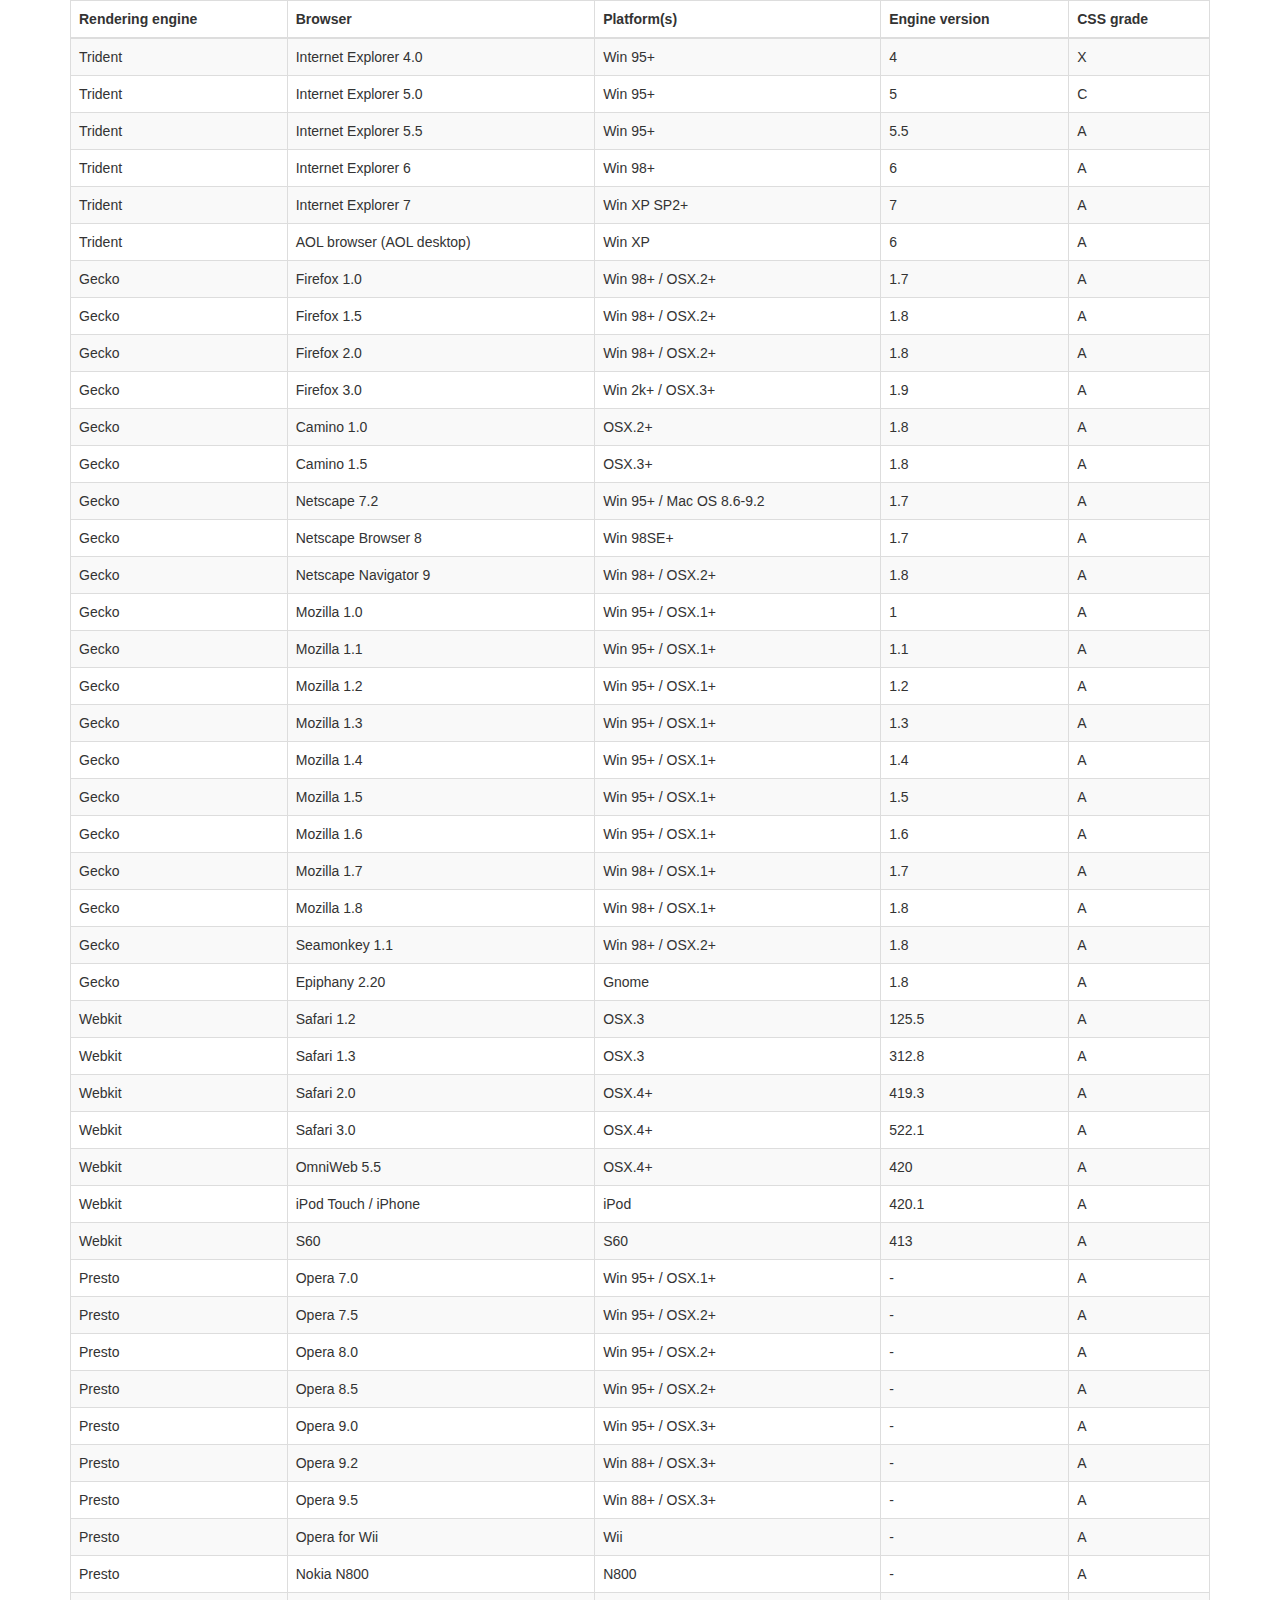
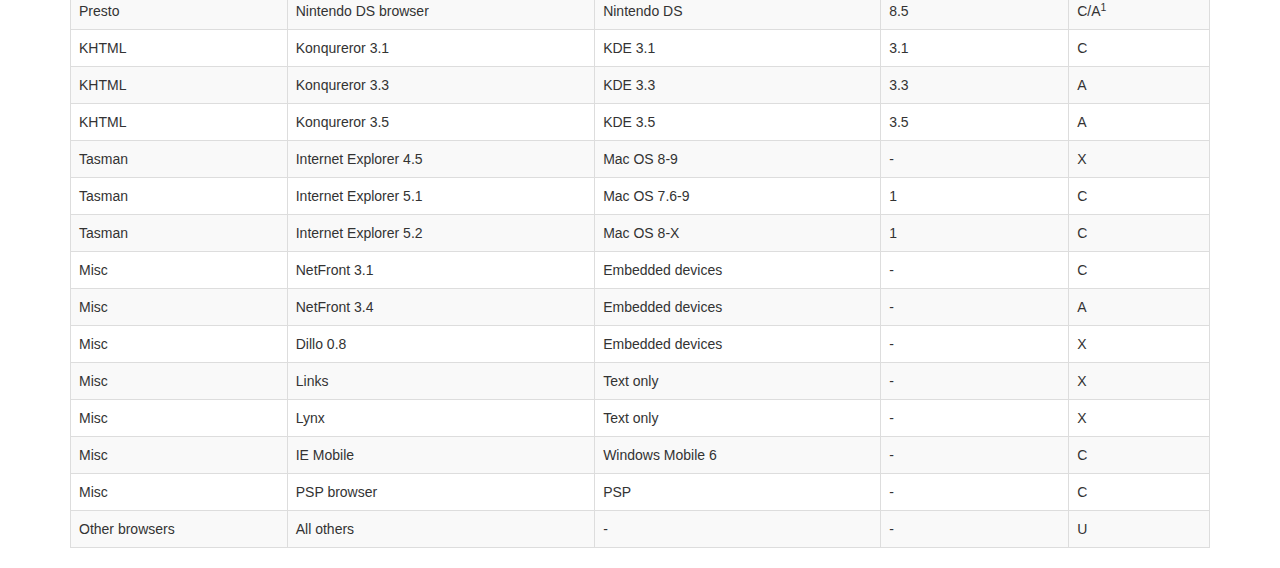
<file: src/main/resources/static/vendor/datatables-plugins/index.html>
<!DOCTYPE HTML PUBLIC "-//W3C//DTD HTML 4.01//EN" "http://www.w3.org/TR/html4/strict.dtd">
<html>
	<head>
		<meta http-equiv="content-type" content="text/html; charset=utf-8" />
		
		<title>DataTables Bootstrap 3 example</title>

		<link rel="stylesheet" type="text/css" href="//maxcdn.bootstrapcdn.com/bootstrap/3.3.0/css/bootstrap.min.css">
		<link rel="stylesheet" type="text/css" href="dataTables.bootstrap.css">

		<script type="text/javascript" language="javascript" src="//code.jquery.com/jquery-1.11.1.min.js"></script>
		<script type="text/javascript" language="javascript" src="//cdn.datatables.net/1.10.3/js/jquery.dataTables.min.js"></script>
		<script type="text/javascript" language="javascript" src="dataTables.bootstrap.js"></script>
		<script type="text/javascript" charset="utf-8">
			$(document).ready(function() {
				$('#example').dataTable();
			} );
		</script>
	</head>
	<body>
		<div class="container">
			
<table cellpadding="0" cellspacing="0" border="0" class="table table-striped table-bordered" id="example">
	<thead>
		<tr>
			<th>Rendering engine</th>
			<th>Browser</th>
			<th>Platform(s)</th>
			<th>Engine version</th>
			<th>CSS grade</th>
		</tr>
	</thead>
	<tbody>
		<tr class="odd gradeX">
			<td>Trident</td>
			<td>Internet
				 Explorer 4.0</td>
			<td>Win 95+</td>
			<td class="center"> 4</td>
			<td class="center">X</td>
		</tr>
		<tr class="even gradeC">
			<td>Trident</td>
			<td>Internet
				 Explorer 5.0</td>
			<td>Win 95+</td>
			<td class="center">5</td>
			<td class="center">C</td>
		</tr>
		<tr class="odd gradeA">
			<td>Trident</td>
			<td>Internet
				 Explorer 5.5</td>
			<td>Win 95+</td>
			<td class="center">5.5</td>
			<td class="center">A</td>
		</tr>
		<tr class="even gradeA">
			<td>Trident</td>
			<td>Internet
				 Explorer 6</td>
			<td>Win 98+</td>
			<td class="center">6</td>
			<td class="center">A</td>
		</tr>
		<tr class="odd gradeA">
			<td>Trident</td>
			<td>Internet Explorer 7</td>
			<td>Win XP SP2+</td>
			<td class="center">7</td>
			<td class="center">A</td>
		</tr>
		<tr class="even gradeA">
			<td>Trident</td>
			<td>AOL browser (AOL desktop)</td>
			<td>Win XP</td>
			<td class="center">6</td>
			<td class="center">A</td>
		</tr>
		<tr class="gradeA">
			<td>Gecko</td>
			<td>Firefox 1.0</td>
			<td>Win 98+ / OSX.2+</td>
			<td class="center">1.7</td>
			<td class="center">A</td>
		</tr>
		<tr class="gradeA">
			<td>Gecko</td>
			<td>Firefox 1.5</td>
			<td>Win 98+ / OSX.2+</td>
			<td class="center">1.8</td>
			<td class="center">A</td>
		</tr>
		<tr class="gradeA">
			<td>Gecko</td>
			<td>Firefox 2.0</td>
			<td>Win 98+ / OSX.2+</td>
			<td class="center">1.8</td>
			<td class="center">A</td>
		</tr>
		<tr class="gradeA">
			<td>Gecko</td>
			<td>Firefox 3.0</td>
			<td>Win 2k+ / OSX.3+</td>
			<td class="center">1.9</td>
			<td class="center">A</td>
		</tr>
		<tr class="gradeA">
			<td>Gecko</td>
			<td>Camino 1.0</td>
			<td>OSX.2+</td>
			<td class="center">1.8</td>
			<td class="center">A</td>
		</tr>
		<tr class="gradeA">
			<td>Gecko</td>
			<td>Camino 1.5</td>
			<td>OSX.3+</td>
			<td class="center">1.8</td>
			<td class="center">A</td>
		</tr>
		<tr class="gradeA">
			<td>Gecko</td>
			<td>Netscape 7.2</td>
			<td>Win 95+ / Mac OS 8.6-9.2</td>
			<td class="center">1.7</td>
			<td class="center">A</td>
		</tr>
		<tr class="gradeA">
			<td>Gecko</td>
			<td>Netscape Browser 8</td>
			<td>Win 98SE+</td>
			<td class="center">1.7</td>
			<td class="center">A</td>
		</tr>
		<tr class="gradeA">
			<td>Gecko</td>
			<td>Netscape Navigator 9</td>
			<td>Win 98+ / OSX.2+</td>
			<td class="center">1.8</td>
			<td class="center">A</td>
		</tr>
		<tr class="gradeA">
			<td>Gecko</td>
			<td>Mozilla 1.0</td>
			<td>Win 95+ / OSX.1+</td>
			<td class="center">1</td>
			<td class="center">A</td>
		</tr>
		<tr class="gradeA">
			<td>Gecko</td>
			<td>Mozilla 1.1</td>
			<td>Win 95+ / OSX.1+</td>
			<td class="center">1.1</td>
			<td class="center">A</td>
		</tr>
		<tr class="gradeA">
			<td>Gecko</td>
			<td>Mozilla 1.2</td>
			<td>Win 95+ / OSX.1+</td>
			<td class="center">1.2</td>
			<td class="center">A</td>
		</tr>
		<tr class="gradeA">
			<td>Gecko</td>
			<td>Mozilla 1.3</td>
			<td>Win 95+ / OSX.1+</td>
			<td class="center">1.3</td>
			<td class="center">A</td>
		</tr>
		<tr class="gradeA">
			<td>Gecko</td>
			<td>Mozilla 1.4</td>
			<td>Win 95+ / OSX.1+</td>
			<td class="center">1.4</td>
			<td class="center">A</td>
		</tr>
		<tr class="gradeA">
			<td>Gecko</td>
			<td>Mozilla 1.5</td>
			<td>Win 95+ / OSX.1+</td>
			<td class="center">1.5</td>
			<td class="center">A</td>
		</tr>
		<tr class="gradeA">
			<td>Gecko</td>
			<td>Mozilla 1.6</td>
			<td>Win 95+ / OSX.1+</td>
			<td class="center">1.6</td>
			<td class="center">A</td>
		</tr>
		<tr class="gradeA">
			<td>Gecko</td>
			<td>Mozilla 1.7</td>
			<td>Win 98+ / OSX.1+</td>
			<td class="center">1.7</td>
			<td class="center">A</td>
		</tr>
		<tr class="gradeA">
			<td>Gecko</td>
			<td>Mozilla 1.8</td>
			<td>Win 98+ / OSX.1+</td>
			<td class="center">1.8</td>
			<td class="center">A</td>
		</tr>
		<tr class="gradeA">
			<td>Gecko</td>
			<td>Seamonkey 1.1</td>
			<td>Win 98+ / OSX.2+</td>
			<td class="center">1.8</td>
			<td class="center">A</td>
		</tr>
		<tr class="gradeA">
			<td>Gecko</td>
			<td>Epiphany 2.20</td>
			<td>Gnome</td>
			<td class="center">1.8</td>
			<td class="center">A</td>
		</tr>
		<tr class="gradeA">
			<td>Webkit</td>
			<td>Safari 1.2</td>
			<td>OSX.3</td>
			<td class="center">125.5</td>
			<td class="center">A</td>
		</tr>
		<tr class="gradeA">
			<td>Webkit</td>
			<td>Safari 1.3</td>
			<td>OSX.3</td>
			<td class="center">312.8</td>
			<td class="center">A</td>
		</tr>
		<tr class="gradeA">
			<td>Webkit</td>
			<td>Safari 2.0</td>
			<td>OSX.4+</td>
			<td class="center">419.3</td>
			<td class="center">A</td>
		</tr>
		<tr class="gradeA">
			<td>Webkit</td>
			<td>Safari 3.0</td>
			<td>OSX.4+</td>
			<td class="center">522.1</td>
			<td class="center">A</td>
		</tr>
		<tr class="gradeA">
			<td>Webkit</td>
			<td>OmniWeb 5.5</td>
			<td>OSX.4+</td>
			<td class="center">420</td>
			<td class="center">A</td>
		</tr>
		<tr class="gradeA">
			<td>Webkit</td>
			<td>iPod Touch / iPhone</td>
			<td>iPod</td>
			<td class="center">420.1</td>
			<td class="center">A</td>
		</tr>
		<tr class="gradeA">
			<td>Webkit</td>
			<td>S60</td>
			<td>S60</td>
			<td class="center">413</td>
			<td class="center">A</td>
		</tr>
		<tr class="gradeA">
			<td>Presto</td>
			<td>Opera 7.0</td>
			<td>Win 95+ / OSX.1+</td>
			<td class="center">-</td>
			<td class="center">A</td>
		</tr>
		<tr class="gradeA">
			<td>Presto</td>
			<td>Opera 7.5</td>
			<td>Win 95+ / OSX.2+</td>
			<td class="center">-</td>
			<td class="center">A</td>
		</tr>
		<tr class="gradeA">
			<td>Presto</td>
			<td>Opera 8.0</td>
			<td>Win 95+ / OSX.2+</td>
			<td class="center">-</td>
			<td class="center">A</td>
		</tr>
		<tr class="gradeA">
			<td>Presto</td>
			<td>Opera 8.5</td>
			<td>Win 95+ / OSX.2+</td>
			<td class="center">-</td>
			<td class="center">A</td>
		</tr>
		<tr class="gradeA">
			<td>Presto</td>
			<td>Opera 9.0</td>
			<td>Win 95+ / OSX.3+</td>
			<td class="center">-</td>
			<td class="center">A</td>
		</tr>
		<tr class="gradeA">
			<td>Presto</td>
			<td>Opera 9.2</td>
			<td>Win 88+ / OSX.3+</td>
			<td class="center">-</td>
			<td class="center">A</td>
		</tr>
		<tr class="gradeA">
			<td>Presto</td>
			<td>Opera 9.5</td>
			<td>Win 88+ / OSX.3+</td>
			<td class="center">-</td>
			<td class="center">A</td>
		</tr>
		<tr class="gradeA">
			<td>Presto</td>
			<td>Opera for Wii</td>
			<td>Wii</td>
			<td class="center">-</td>
			<td class="center">A</td>
		</tr>
		<tr class="gradeA">
			<td>Presto</td>
			<td>Nokia N800</td>
			<td>N800</td>
			<td class="center">-</td>
			<td class="center">A</td>
		</tr>
		<tr class="gradeA">
			<td>Presto</td>
			<td>Nintendo DS browser</td>
			<td>Nintendo DS</td>
			<td class="center">8.5</td>
			<td class="center">C/A<sup>1</sup></td>
		</tr>
		<tr class="gradeC">
			<td>KHTML</td>
			<td>Konqureror 3.1</td>
			<td>KDE 3.1</td>
			<td class="center">3.1</td>
			<td class="center">C</td>
		</tr>
		<tr class="gradeA">
			<td>KHTML</td>
			<td>Konqureror 3.3</td>
			<td>KDE 3.3</td>
			<td class="center">3.3</td>
			<td class="center">A</td>
		</tr>
		<tr class="gradeA">
			<td>KHTML</td>
			<td>Konqureror 3.5</td>
			<td>KDE 3.5</td>
			<td class="center">3.5</td>
			<td class="center">A</td>
		</tr>
		<tr class="gradeX">
			<td>Tasman</td>
			<td>Internet Explorer 4.5</td>
			<td>Mac OS 8-9</td>
			<td class="center">-</td>
			<td class="center">X</td>
		</tr>
		<tr class="gradeC">
			<td>Tasman</td>
			<td>Internet Explorer 5.1</td>
			<td>Mac OS 7.6-9</td>
			<td class="center">1</td>
			<td class="center">C</td>
		</tr>
		<tr class="gradeC">
			<td>Tasman</td>
			<td>Internet Explorer 5.2</td>
			<td>Mac OS 8-X</td>
			<td class="center">1</td>
			<td class="center">C</td>
		</tr>
		<tr class="gradeA">
			<td>Misc</td>
			<td>NetFront 3.1</td>
			<td>Embedded devices</td>
			<td class="center">-</td>
			<td class="center">C</td>
		</tr>
		<tr class="gradeA">
			<td>Misc</td>
			<td>NetFront 3.4</td>
			<td>Embedded devices</td>
			<td class="center">-</td>
			<td class="center">A</td>
		</tr>
		<tr class="gradeX">
			<td>Misc</td>
			<td>Dillo 0.8</td>
			<td>Embedded devices</td>
			<td class="center">-</td>
			<td class="center">X</td>
		</tr>
		<tr class="gradeX">
			<td>Misc</td>
			<td>Links</td>
			<td>Text only</td>
			<td class="center">-</td>
			<td class="center">X</td>
		</tr>
		<tr class="gradeX">
			<td>Misc</td>
			<td>Lynx</td>
			<td>Text only</td>
			<td class="center">-</td>
			<td class="center">X</td>
		</tr>
		<tr class="gradeC">
			<td>Misc</td>
			<td>IE Mobile</td>
			<td>Windows Mobile 6</td>
			<td class="center">-</td>
			<td class="center">C</td>
		</tr>
		<tr class="gradeC">
			<td>Misc</td>
			<td>PSP browser</td>
			<td>PSP</td>
			<td class="center">-</td>
			<td class="center">C</td>
		</tr>
		<tr class="gradeU">
			<td>Other browsers</td>
			<td>All others</td>
			<td>-</td>
			<td class="center">-</td>
			<td class="center">U</td>
		</tr>
	</tbody>
</table>
			
		</div>
	</body>
</html>
</file>
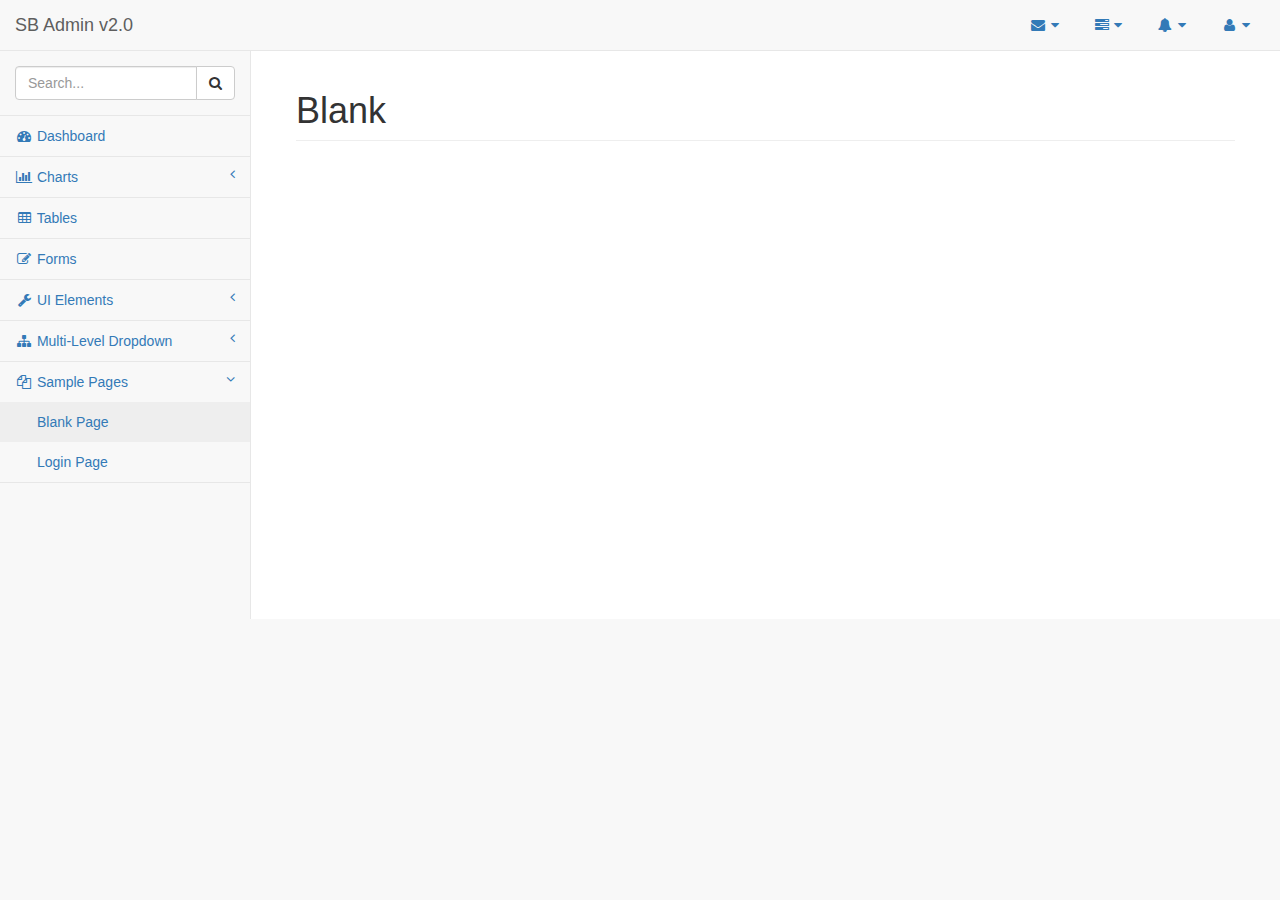
<file: src/main/resources/static/pages/blank.html>
<!DOCTYPE html>
<html lang="en">

<head>

    <meta charset="utf-8">
    <meta http-equiv="X-UA-Compatible" content="IE=edge">
    <meta name="viewport" content="width=device-width, initial-scale=1">
    <meta name="description" content="">
    <meta name="author" content="">

    <title>SB Admin 2 - Bootstrap Admin Theme</title>

    <!-- Bootstrap Core CSS -->
    <link href="../vendor/bootstrap/css/bootstrap.min.css" rel="stylesheet">

    <!-- MetisMenu CSS -->
    <link href="../vendor/metisMenu/metisMenu.min.css" rel="stylesheet">

    <!-- Custom CSS -->
    <link href="../dist/css/sb-admin-2.css" rel="stylesheet">

    <!-- Custom Fonts -->
    <link href="../vendor/font-awesome/css/font-awesome.min.css" rel="stylesheet" type="text/css">

    <!-- HTML5 Shim and Respond.js IE8 support of HTML5 elements and media queries -->
    <!-- WARNING: Respond.js doesn't work if you view the page via file:// -->
    <!--[if lt IE 9]>
        <script src="https://oss.maxcdn.com/libs/html5shiv/3.7.0/html5shiv.js"></script>
        <script src="https://oss.maxcdn.com/libs/respond.js/1.4.2/respond.min.js"></script>
    <![endif]-->

</head>

<body>

    <div id="wrapper">

        <!-- Navigation -->
        <nav class="navbar navbar-default navbar-static-top" role="navigation" style="margin-bottom: 0">
            <div class="navbar-header">
                <button type="button" class="navbar-toggle" data-toggle="collapse" data-target=".navbar-collapse">
                    <span class="sr-only">Toggle navigation</span>
                    <span class="icon-bar"></span>
                    <span class="icon-bar"></span>
                    <span class="icon-bar"></span>
                </button>
                <a class="navbar-brand" href="../index.html">SB Admin v2.0</a>
            </div>
            <!-- /.navbar-header -->

            <ul class="nav navbar-top-links navbar-right">
                <li class="dropdown">
                    <a class="dropdown-toggle" data-toggle="dropdown" href="#">
                        <i class="fa fa-envelope fa-fw"></i> <i class="fa fa-caret-down"></i>
                    </a>
                    <ul class="dropdown-menu dropdown-messages">
                        <li>
                            <a href="#">
                                <div>
                                    <strong>John Smith</strong>
                                    <span class="pull-right text-muted">
                                        <em>Yesterday</em>
                                    </span>
                                </div>
                                <div>Lorem ipsum dolor sit amet, consectetur adipiscing elit. Pellentesque eleifend...</div>
                            </a>
                        </li>
                        <li class="divider"></li>
                        <li>
                            <a href="#">
                                <div>
                                    <strong>John Smith</strong>
                                    <span class="pull-right text-muted">
                                        <em>Yesterday</em>
                                    </span>
                                </div>
                                <div>Lorem ipsum dolor sit amet, consectetur adipiscing elit. Pellentesque eleifend...</div>
                            </a>
                        </li>
                        <li class="divider"></li>
                        <li>
                            <a href="#">
                                <div>
                                    <strong>John Smith</strong>
                                    <span class="pull-right text-muted">
                                        <em>Yesterday</em>
                                    </span>
                                </div>
                                <div>Lorem ipsum dolor sit amet, consectetur adipiscing elit. Pellentesque eleifend...</div>
                            </a>
                        </li>
                        <li class="divider"></li>
                        <li>
                            <a class="text-center" href="#">
                                <strong>Read All Messages</strong>
                                <i class="fa fa-angle-right"></i>
                            </a>
                        </li>
                    </ul>
                    <!-- /.dropdown-messages -->
                </li>
                <!-- /.dropdown -->
                <li class="dropdown">
                    <a class="dropdown-toggle" data-toggle="dropdown" href="#">
                        <i class="fa fa-tasks fa-fw"></i> <i class="fa fa-caret-down"></i>
                    </a>
                    <ul class="dropdown-menu dropdown-tasks">
                        <li>
                            <a href="#">
                                <div>
                                    <p>
                                        <strong>Task 1</strong>
                                        <span class="pull-right text-muted">40% Complete</span>
                                    </p>
                                    <div class="progress progress-striped active">
                                        <div class="progress-bar progress-bar-success" role="progressbar" aria-valuenow="40" aria-valuemin="0" aria-valuemax="100" style="width: 40%">
                                            <span class="sr-only">40% Complete (success)</span>
                                        </div>
                                    </div>
                                </div>
                            </a>
                        </li>
                        <li class="divider"></li>
                        <li>
                            <a href="#">
                                <div>
                                    <p>
                                        <strong>Task 2</strong>
                                        <span class="pull-right text-muted">20% Complete</span>
                                    </p>
                                    <div class="progress progress-striped active">
                                        <div class="progress-bar progress-bar-info" role="progressbar" aria-valuenow="20" aria-valuemin="0" aria-valuemax="100" style="width: 20%">
                                            <span class="sr-only">20% Complete</span>
                                        </div>
                                    </div>
                                </div>
                            </a>
                        </li>
                        <li class="divider"></li>
                        <li>
                            <a href="#">
                                <div>
                                    <p>
                                        <strong>Task 3</strong>
                                        <span class="pull-right text-muted">60% Complete</span>
                                    </p>
                                    <div class="progress progress-striped active">
                                        <div class="progress-bar progress-bar-warning" role="progressbar" aria-valuenow="60" aria-valuemin="0" aria-valuemax="100" style="width: 60%">
                                            <span class="sr-only">60% Complete (warning)</span>
                                        </div>
                                    </div>
                                </div>
                            </a>
                        </li>
                        <li class="divider"></li>
                        <li>
                            <a href="#">
                                <div>
                                    <p>
                                        <strong>Task 4</strong>
                                        <span class="pull-right text-muted">80% Complete</span>
                                    </p>
                                    <div class="progress progress-striped active">
                                        <div class="progress-bar progress-bar-danger" role="progressbar" aria-valuenow="80" aria-valuemin="0" aria-valuemax="100" style="width: 80%">
                                            <span class="sr-only">80% Complete (danger)</span>
                                        </div>
                                    </div>
                                </div>
                            </a>
                        </li>
                        <li class="divider"></li>
                        <li>
                            <a class="text-center" href="#">
                                <strong>See All Tasks</strong>
                                <i class="fa fa-angle-right"></i>
                            </a>
                        </li>
                    </ul>
                    <!-- /.dropdown-tasks -->
                </li>
                <!-- /.dropdown -->
                <li class="dropdown">
                    <a class="dropdown-toggle" data-toggle="dropdown" href="#">
                        <i class="fa fa-bell fa-fw"></i> <i class="fa fa-caret-down"></i>
                    </a>
                    <ul class="dropdown-menu dropdown-alerts">
                        <li>
                            <a href="#">
                                <div>
                                    <i class="fa fa-comment fa-fw"></i> New Comment
                                    <span class="pull-right text-muted small">4 minutes ago</span>
                                </div>
                            </a>
                        </li>
                        <li class="divider"></li>
                        <li>
                            <a href="#">
                                <div>
                                    <i class="fa fa-twitter fa-fw"></i> 3 New Followers
                                    <span class="pull-right text-muted small">12 minutes ago</span>
                                </div>
                            </a>
                        </li>
                        <li class="divider"></li>
                        <li>
                            <a href="#">
                                <div>
                                    <i class="fa fa-envelope fa-fw"></i> Message Sent
                                    <span class="pull-right text-muted small">4 minutes ago</span>
                                </div>
                            </a>
                        </li>
                        <li class="divider"></li>
                        <li>
                            <a href="#">
                                <div>
                                    <i class="fa fa-tasks fa-fw"></i> New Task
                                    <span class="pull-right text-muted small">4 minutes ago</span>
                                </div>
                            </a>
                        </li>
                        <li class="divider"></li>
                        <li>
                            <a href="#">
                                <div>
                                    <i class="fa fa-upload fa-fw"></i> Server Rebooted
                                    <span class="pull-right text-muted small">4 minutes ago</span>
                                </div>
                            </a>
                        </li>
                        <li class="divider"></li>
                        <li>
                            <a class="text-center" href="#">
                                <strong>See All Alerts</strong>
                                <i class="fa fa-angle-right"></i>
                            </a>
                        </li>
                    </ul>
                    <!-- /.dropdown-alerts -->
                </li>
                <!-- /.dropdown -->
                <li class="dropdown">
                    <a class="dropdown-toggle" data-toggle="dropdown" href="#">
                        <i class="fa fa-user fa-fw"></i> <i class="fa fa-caret-down"></i>
                    </a>
                    <ul class="dropdown-menu dropdown-user">
                        <li><a href="#"><i class="fa fa-user fa-fw"></i> User Profile</a>
                        </li>
                        <li><a href="#"><i class="fa fa-gear fa-fw"></i> Settings</a>
                        </li>
                        <li class="divider"></li>
                        <li><a href="login.html"><i class="fa fa-sign-out fa-fw"></i> Logout</a>
                        </li>
                    </ul>
                    <!-- /.dropdown-user -->
                </li>
                <!-- /.dropdown -->
            </ul>
            <!-- /.navbar-top-links -->

            <div class="navbar-default sidebar" role="navigation">
                <div class="sidebar-nav navbar-collapse">
                    <ul class="nav" id="side-menu">
                        <li class="sidebar-search">
                            <div class="input-group custom-search-form">
                                <input type="text" class="form-control" placeholder="Search...">
                                <span class="input-group-btn">
                                    <button class="btn btn-default" type="button">
                                        <i class="fa fa-search"></i>
                                    </button>
                                </span>
                            </div>
                            <!-- /input-group -->
                        </li>
                        <li>
                            <a href="../index.html"><i class="fa fa-dashboard fa-fw"></i> Dashboard</a>
                        </li>
                        <li>
                            <a href="#"><i class="fa fa-bar-chart-o fa-fw"></i> Charts<span class="fa arrow"></span></a>
                            <ul class="nav nav-second-level">
                                <li>
                                    <a href="flot.html">Flot Charts</a>
                                </li>
                                <li>
                                    <a href="morris.html">Morris.js Charts</a>
                                </li>
                            </ul>
                            <!-- /.nav-second-level -->
                        </li>
                        <li>
                            <a href="tables.html"><i class="fa fa-table fa-fw"></i> Tables</a>
                        </li>
                        <li>
                            <a href="forms.html"><i class="fa fa-edit fa-fw"></i> Forms</a>
                        </li>
                        <li>
                            <a href="#"><i class="fa fa-wrench fa-fw"></i> UI Elements<span class="fa arrow"></span></a>
                            <ul class="nav nav-second-level">
                                <li>
                                    <a href="panels-wells.html">Panels and Wells</a>
                                </li>
                                <li>
                                    <a href="buttons.html">Buttons</a>
                                </li>
                                <li>
                                    <a href="notifications.html">Notifications</a>
                                </li>
                                <li>
                                    <a href="typography.html">Typography</a>
                                </li>
                                <li>
                                    <a href="icons.html"> Icons</a>
                                </li>
                                <li>
                                    <a href="grid.html">Grid</a>
                                </li>
                            </ul>
                            <!-- /.nav-second-level -->
                        </li>
                        <li>
                            <a href="#"><i class="fa fa-sitemap fa-fw"></i> Multi-Level Dropdown<span class="fa arrow"></span></a>
                            <ul class="nav nav-second-level">
                                <li>
                                    <a href="#">Second Level Item</a>
                                </li>
                                <li>
                                    <a href="#">Second Level Item</a>
                                </li>
                                <li>
                                    <a href="#">Third Level <span class="fa arrow"></span></a>
                                    <ul class="nav nav-third-level">
                                        <li>
                                            <a href="#">Third Level Item</a>
                                        </li>
                                        <li>
                                            <a href="#">Third Level Item</a>
                                        </li>
                                        <li>
                                            <a href="#">Third Level Item</a>
                                        </li>
                                        <li>
                                            <a href="#">Third Level Item</a>
                                        </li>
                                    </ul>
                                    <!-- /.nav-third-level -->
                                </li>
                            </ul>
                            <!-- /.nav-second-level -->
                        </li>
                        <li class="active">
                            <a href="#"><i class="fa fa-files-o fa-fw"></i> Sample Pages<span class="fa arrow"></span></a>
                            <ul class="nav nav-second-level">
                                <li>
                                    <a class="active" href="blank.html">Blank Page</a>
                                </li>
                                <li>
                                    <a href="login.html">Login Page</a>
                                </li>
                            </ul>
                            <!-- /.nav-second-level -->
                        </li>
                    </ul>
                </div>
                <!-- /.sidebar-collapse -->
            </div>
            <!-- /.navbar-static-side -->
        </nav>

        <!-- Page Content -->
        <div id="page-wrapper">
            <div class="container-fluid">
                <div class="row">
                    <div class="col-lg-12">
                        <h1 class="page-header">Blank</h1>
                    </div>
                    <!-- /.col-lg-12 -->
                </div>
                <!-- /.row -->
            </div>
            <!-- /.container-fluid -->
        </div>
        <!-- /#page-wrapper -->

    </div>
    <!-- /#wrapper -->

    <!-- jQuery -->
    <script src="../vendor/jquery/jquery.min.js"></script>

    <!-- Bootstrap Core JavaScript -->
    <script src="../vendor/bootstrap/js/bootstrap.min.js"></script>

    <!-- Metis Menu Plugin JavaScript -->
    <script src="../vendor/metisMenu/metisMenu.min.js"></script>

    <!-- Custom Theme JavaScript -->
    <script src="../dist/js/sb-admin-2.js"></script>

</body>

</html>
</file>
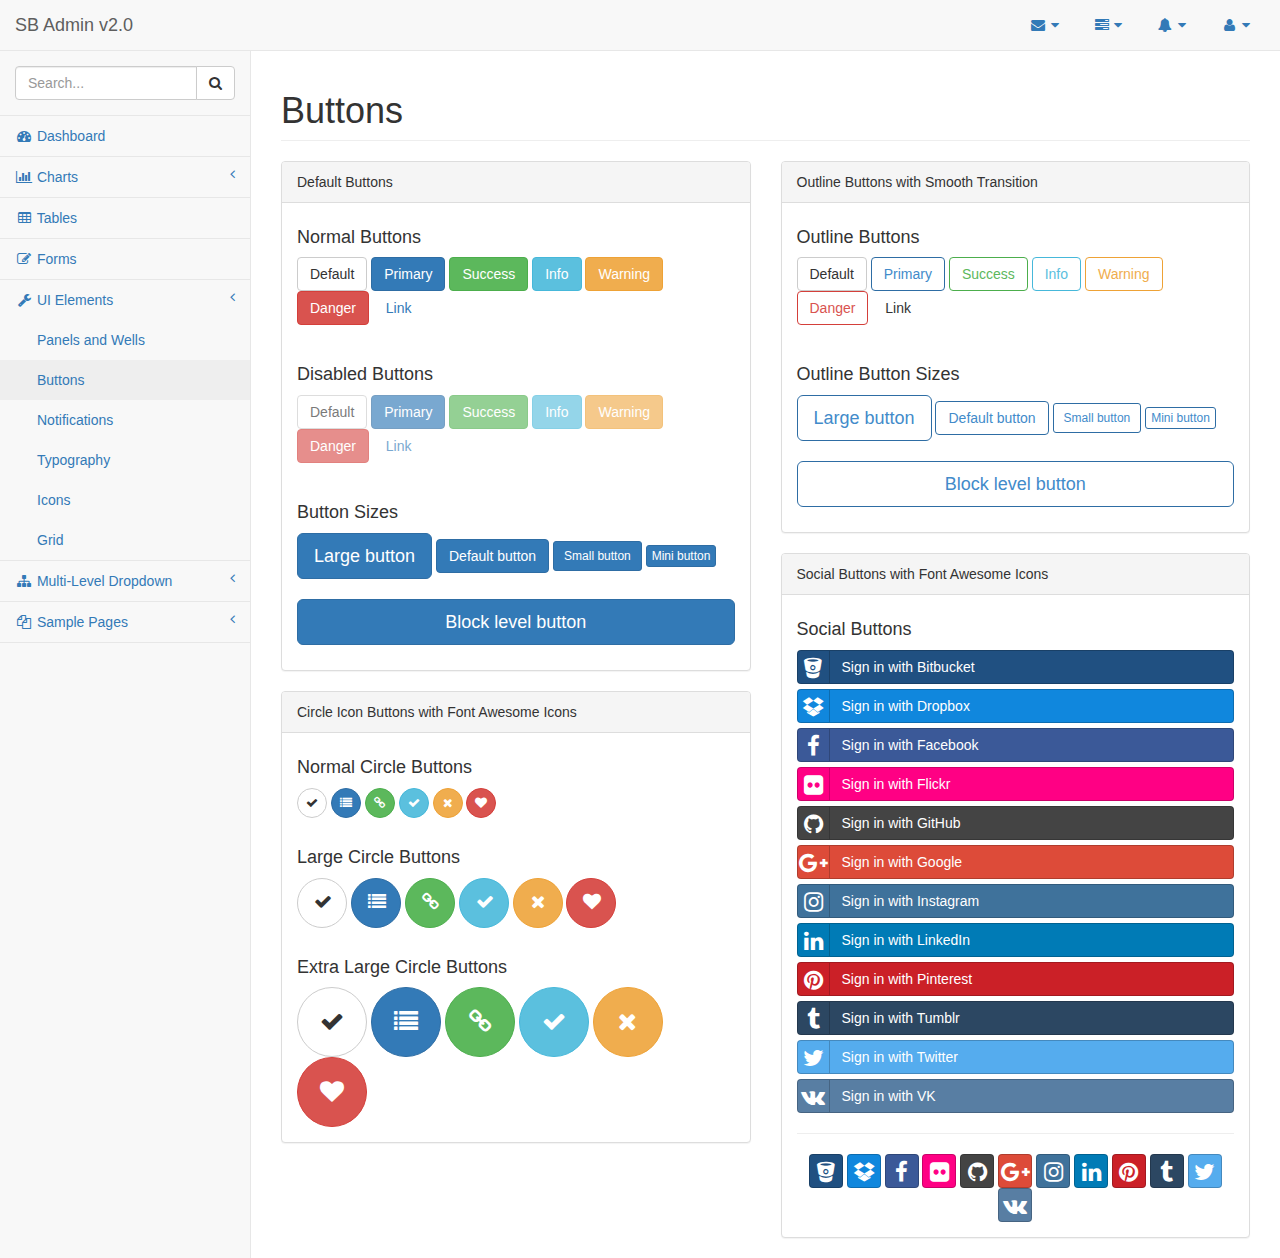
<file: src/main/resources/static/pages/buttons.html>
<!DOCTYPE html>
<html lang="en">

<head>

    <meta charset="utf-8">
    <meta http-equiv="X-UA-Compatible" content="IE=edge">
    <meta name="viewport" content="width=device-width, initial-scale=1">
    <meta name="description" content="">
    <meta name="author" content="">

    <title>SB Admin 2 - Bootstrap Admin Theme</title>

    <!-- Bootstrap Core CSS -->
    <link href="../vendor/bootstrap/css/bootstrap.min.css" rel="stylesheet">

    <!-- MetisMenu CSS -->
    <link href="../vendor/metisMenu/metisMenu.min.css" rel="stylesheet">

    <!-- Social Buttons CSS -->
    <link href="../vendor/bootstrap-social/bootstrap-social.css" rel="stylesheet">

    <!-- Custom CSS -->
    <link href="../dist/css/sb-admin-2.css" rel="stylesheet">

    <!-- Custom Fonts -->
    <link href="../vendor/font-awesome/css/font-awesome.min.css" rel="stylesheet" type="text/css">

    <!-- HTML5 Shim and Respond.js IE8 support of HTML5 elements and media queries -->
    <!-- WARNING: Respond.js doesn't work if you view the page via file:// -->
    <!--[if lt IE 9]>
        <script src="https://oss.maxcdn.com/libs/html5shiv/3.7.0/html5shiv.js"></script>
        <script src="https://oss.maxcdn.com/libs/respond.js/1.4.2/respond.min.js"></script>
    <![endif]-->

</head>

<body>

    <div id="wrapper">

        <!-- Navigation -->
        <nav class="navbar navbar-default navbar-static-top" role="navigation" style="margin-bottom: 0">
            <div class="navbar-header">
                <button type="button" class="navbar-toggle" data-toggle="collapse" data-target=".navbar-collapse">
                    <span class="sr-only">Toggle navigation</span>
                    <span class="icon-bar"></span>
                    <span class="icon-bar"></span>
                    <span class="icon-bar"></span>
                </button>
                <a class="navbar-brand" href="../index.html">SB Admin v2.0</a>
            </div>
            <!-- /.navbar-header -->

            <ul class="nav navbar-top-links navbar-right">
                <li class="dropdown">
                    <a class="dropdown-toggle" data-toggle="dropdown" href="#">
                        <i class="fa fa-envelope fa-fw"></i> <i class="fa fa-caret-down"></i>
                    </a>
                    <ul class="dropdown-menu dropdown-messages">
                        <li>
                            <a href="#">
                                <div>
                                    <strong>John Smith</strong>
                                    <span class="pull-right text-muted">
                                        <em>Yesterday</em>
                                    </span>
                                </div>
                                <div>Lorem ipsum dolor sit amet, consectetur adipiscing elit. Pellentesque eleifend...</div>
                            </a>
                        </li>
                        <li class="divider"></li>
                        <li>
                            <a href="#">
                                <div>
                                    <strong>John Smith</strong>
                                    <span class="pull-right text-muted">
                                        <em>Yesterday</em>
                                    </span>
                                </div>
                                <div>Lorem ipsum dolor sit amet, consectetur adipiscing elit. Pellentesque eleifend...</div>
                            </a>
                        </li>
                        <li class="divider"></li>
                        <li>
                            <a href="#">
                                <div>
                                    <strong>John Smith</strong>
                                    <span class="pull-right text-muted">
                                        <em>Yesterday</em>
                                    </span>
                                </div>
                                <div>Lorem ipsum dolor sit amet, consectetur adipiscing elit. Pellentesque eleifend...</div>
                            </a>
                        </li>
                        <li class="divider"></li>
                        <li>
                            <a class="text-center" href="#">
                                <strong>Read All Messages</strong>
                                <i class="fa fa-angle-right"></i>
                            </a>
                        </li>
                    </ul>
                    <!-- /.dropdown-messages -->
                </li>
                <!-- /.dropdown -->
                <li class="dropdown">
                    <a class="dropdown-toggle" data-toggle="dropdown" href="#">
                        <i class="fa fa-tasks fa-fw"></i> <i class="fa fa-caret-down"></i>
                    </a>
                    <ul class="dropdown-menu dropdown-tasks">
                        <li>
                            <a href="#">
                                <div>
                                    <p>
                                        <strong>Task 1</strong>
                                        <span class="pull-right text-muted">40% Complete</span>
                                    </p>
                                    <div class="progress progress-striped active">
                                        <div class="progress-bar progress-bar-success" role="progressbar" aria-valuenow="40" aria-valuemin="0" aria-valuemax="100" style="width: 40%">
                                            <span class="sr-only">40% Complete (success)</span>
                                        </div>
                                    </div>
                                </div>
                            </a>
                        </li>
                        <li class="divider"></li>
                        <li>
                            <a href="#">
                                <div>
                                    <p>
                                        <strong>Task 2</strong>
                                        <span class="pull-right text-muted">20% Complete</span>
                                    </p>
                                    <div class="progress progress-striped active">
                                        <div class="progress-bar progress-bar-info" role="progressbar" aria-valuenow="20" aria-valuemin="0" aria-valuemax="100" style="width: 20%">
                                            <span class="sr-only">20% Complete</span>
                                        </div>
                                    </div>
                                </div>
                            </a>
                        </li>
                        <li class="divider"></li>
                        <li>
                            <a href="#">
                                <div>
                                    <p>
                                        <strong>Task 3</strong>
                                        <span class="pull-right text-muted">60% Complete</span>
                                    </p>
                                    <div class="progress progress-striped active">
                                        <div class="progress-bar progress-bar-warning" role="progressbar" aria-valuenow="60" aria-valuemin="0" aria-valuemax="100" style="width: 60%">
                                            <span class="sr-only">60% Complete (warning)</span>
                                        </div>
                                    </div>
                                </div>
                            </a>
                        </li>
                        <li class="divider"></li>
                        <li>
                            <a href="#">
                                <div>
                                    <p>
                                        <strong>Task 4</strong>
                                        <span class="pull-right text-muted">80% Complete</span>
                                    </p>
                                    <div class="progress progress-striped active">
                                        <div class="progress-bar progress-bar-danger" role="progressbar" aria-valuenow="80" aria-valuemin="0" aria-valuemax="100" style="width: 80%">
                                            <span class="sr-only">80% Complete (danger)</span>
                                        </div>
                                    </div>
                                </div>
                            </a>
                        </li>
                        <li class="divider"></li>
                        <li>
                            <a class="text-center" href="#">
                                <strong>See All Tasks</strong>
                                <i class="fa fa-angle-right"></i>
                            </a>
                        </li>
                    </ul>
                    <!-- /.dropdown-tasks -->
                </li>
                <!-- /.dropdown -->
                <li class="dropdown">
                    <a class="dropdown-toggle" data-toggle="dropdown" href="#">
                        <i class="fa fa-bell fa-fw"></i> <i class="fa fa-caret-down"></i>
                    </a>
                    <ul class="dropdown-menu dropdown-alerts">
                        <li>
                            <a href="#">
                                <div>
                                    <i class="fa fa-comment fa-fw"></i> New Comment
                                    <span class="pull-right text-muted small">4 minutes ago</span>
                                </div>
                            </a>
                        </li>
                        <li class="divider"></li>
                        <li>
                            <a href="#">
                                <div>
                                    <i class="fa fa-twitter fa-fw"></i> 3 New Followers
                                    <span class="pull-right text-muted small">12 minutes ago</span>
                                </div>
                            </a>
                        </li>
                        <li class="divider"></li>
                        <li>
                            <a href="#">
                                <div>
                                    <i class="fa fa-envelope fa-fw"></i> Message Sent
                                    <span class="pull-right text-muted small">4 minutes ago</span>
                                </div>
                            </a>
                        </li>
                        <li class="divider"></li>
                        <li>
                            <a href="#">
                                <div>
                                    <i class="fa fa-tasks fa-fw"></i> New Task
                                    <span class="pull-right text-muted small">4 minutes ago</span>
                                </div>
                            </a>
                        </li>
                        <li class="divider"></li>
                        <li>
                            <a href="#">
                                <div>
                                    <i class="fa fa-upload fa-fw"></i> Server Rebooted
                                    <span class="pull-right text-muted small">4 minutes ago</span>
                                </div>
                            </a>
                        </li>
                        <li class="divider"></li>
                        <li>
                            <a class="text-center" href="#">
                                <strong>See All Alerts</strong>
                                <i class="fa fa-angle-right"></i>
                            </a>
                        </li>
                    </ul>
                    <!-- /.dropdown-alerts -->
                </li>
                <!-- /.dropdown -->
                <li class="dropdown">
                    <a class="dropdown-toggle" data-toggle="dropdown" href="#">
                        <i class="fa fa-user fa-fw"></i> <i class="fa fa-caret-down"></i>
                    </a>
                    <ul class="dropdown-menu dropdown-user">
                        <li><a href="#"><i class="fa fa-user fa-fw"></i> User Profile</a>
                        </li>
                        <li><a href="#"><i class="fa fa-gear fa-fw"></i> Settings</a>
                        </li>
                        <li class="divider"></li>
                        <li><a href="login.html"><i class="fa fa-sign-out fa-fw"></i> Logout</a>
                        </li>
                    </ul>
                    <!-- /.dropdown-user -->
                </li>
                <!-- /.dropdown -->
            </ul>
            <!-- /.navbar-top-links -->

            <div class="navbar-default sidebar" role="navigation">
                <div class="sidebar-nav navbar-collapse">
                    <ul class="nav" id="side-menu">
                        <li class="sidebar-search">
                            <div class="input-group custom-search-form">
                                <input type="text" class="form-control" placeholder="Search...">
                                <span class="input-group-btn">
                                <button class="btn btn-default" type="button">
                                    <i class="fa fa-search"></i>
                                </button>
                            </span>
                            </div>
                            <!-- /input-group -->
                        </li>
                        <li>
                            <a href="../index.html"><i class="fa fa-dashboard fa-fw"></i> Dashboard</a>
                        </li>
                        <li>
                            <a href="#"><i class="fa fa-bar-chart-o fa-fw"></i> Charts<span class="fa arrow"></span></a>
                            <ul class="nav nav-second-level">
                                <li>
                                    <a href="flot.html">Flot Charts</a>
                                </li>
                                <li>
                                    <a href="morris.html">Morris.js Charts</a>
                                </li>
                            </ul>
                            <!-- /.nav-second-level -->
                        </li>
                        <li>
                            <a href="tables.html"><i class="fa fa-table fa-fw"></i> Tables</a>
                        </li>
                        <li>
                            <a href="forms.html"><i class="fa fa-edit fa-fw"></i> Forms</a>
                        </li>
                        <li>
                            <a href="#"><i class="fa fa-wrench fa-fw"></i> UI Elements<span class="fa arrow"></span></a>
                            <ul class="nav nav-second-level">
                                <li>
                                    <a href="panels-wells.html">Panels and Wells</a>
                                </li>
                                <li>
                                    <a href="buttons.html">Buttons</a>
                                </li>
                                <li>
                                    <a href="notifications.html">Notifications</a>
                                </li>
                                <li>
                                    <a href="typography.html">Typography</a>
                                </li>
                                <li>
                                    <a href="icons.html"> Icons</a>
                                </li>
                                <li>
                                    <a href="grid.html">Grid</a>
                                </li>
                            </ul>
                            <!-- /.nav-second-level -->
                        </li>
                        <li>
                            <a href="#"><i class="fa fa-sitemap fa-fw"></i> Multi-Level Dropdown<span class="fa arrow"></span></a>
                            <ul class="nav nav-second-level">
                                <li>
                                    <a href="#">Second Level Item</a>
                                </li>
                                <li>
                                    <a href="#">Second Level Item</a>
                                </li>
                                <li>
                                    <a href="#">Third Level <span class="fa arrow"></span></a>
                                    <ul class="nav nav-third-level">
                                        <li>
                                            <a href="#">Third Level Item</a>
                                        </li>
                                        <li>
                                            <a href="#">Third Level Item</a>
                                        </li>
                                        <li>
                                            <a href="#">Third Level Item</a>
                                        </li>
                                        <li>
                                            <a href="#">Third Level Item</a>
                                        </li>
                                    </ul>
                                    <!-- /.nav-third-level -->
                                </li>
                            </ul>
                            <!-- /.nav-second-level -->
                        </li>
                        <li>
                            <a href="#"><i class="fa fa-files-o fa-fw"></i> Sample Pages<span class="fa arrow"></span></a>
                            <ul class="nav nav-second-level">
                                <li>
                                    <a href="blank.html">Blank Page</a>
                                </li>
                                <li>
                                    <a href="login.html">Login Page</a>
                                </li>
                            </ul>
                            <!-- /.nav-second-level -->
                        </li>
                    </ul>
                </div>
                <!-- /.sidebar-collapse -->
            </div>
            <!-- /.navbar-static-side -->
        </nav>

        <!-- Page Content -->
        <div id="page-wrapper">
            <div class="row">
                <div class="col-lg-12">
                    <h1 class="page-header">Buttons</h1>
                </div>
                <!-- /.col-lg-12 -->
            </div>
            <!-- /.row -->
            <div class="row">
                <div class="col-lg-6">
                    <div class="panel panel-default">
                        <div class="panel-heading">
                            Default Buttons
                        </div>
                        <!-- /.panel-heading -->
                        <div class="panel-body">
                            <h4>Normal Buttons</h4>
                            <p>
                                <button type="button" class="btn btn-default">Default</button>
                                <button type="button" class="btn btn-primary">Primary</button>
                                <button type="button" class="btn btn-success">Success</button>
                                <button type="button" class="btn btn-info">Info</button>
                                <button type="button" class="btn btn-warning">Warning</button>
                                <button type="button" class="btn btn-danger">Danger</button>
                                <button type="button" class="btn btn-link">Link</button>
                            </p>
                            <br>
                            <h4>Disabled Buttons</h4>
                            <p>
                                <button type="button" class="btn btn-default disabled">Default</button>
                                <button type="button" class="btn btn-primary disabled">Primary</button>
                                <button type="button" class="btn btn-success disabled">Success</button>
                                <button type="button" class="btn btn-info disabled">Info</button>
                                <button type="button" class="btn btn-warning disabled">Warning</button>
                                <button type="button" class="btn btn-danger disabled">Danger</button>
                                <button type="button" class="btn btn-link disabled">Link</button>
                            </p>
                            <br>
                            <h4>Button Sizes</h4>
                            <p>
                                <button type="button" class="btn btn-primary btn-lg">Large button</button>
                                <button type="button" class="btn btn-primary">Default button</button>
                                <button type="button" class="btn btn-primary btn-sm">Small button</button>
                                <button type="button" class="btn btn-primary btn-xs">Mini button</button>
                                <br>
                                <br>
                                <button type="button" class="btn btn-primary btn-lg btn-block">Block level button</button>
                            </p>
                        </div>
                        <!-- /.panel-body -->
                    </div>
                    <!-- /.panel -->
                    <div class="panel panel-default">
                        <div class="panel-heading">
                            Circle Icon Buttons with Font Awesome Icons
                        </div>
                        <!-- /.panel-heading -->
                        <div class="panel-body">
                            <h4>Normal Circle Buttons</h4>
                            <button type="button" class="btn btn-default btn-circle"><i class="fa fa-check"></i>
                            </button>
                            <button type="button" class="btn btn-primary btn-circle"><i class="fa fa-list"></i>
                            </button>
                            <button type="button" class="btn btn-success btn-circle"><i class="fa fa-link"></i>
                            </button>
                            <button type="button" class="btn btn-info btn-circle"><i class="fa fa-check"></i>
                            </button>
                            <button type="button" class="btn btn-warning btn-circle"><i class="fa fa-times"></i>
                            </button>
                            <button type="button" class="btn btn-danger btn-circle"><i class="fa fa-heart"></i>
                            </button>
                            <br>
                            <br>
                            <h4>Large Circle Buttons</h4>
                            <button type="button" class="btn btn-default btn-circle btn-lg"><i class="fa fa-check"></i>
                            </button>
                            <button type="button" class="btn btn-primary btn-circle btn-lg"><i class="fa fa-list"></i>
                            </button>
                            <button type="button" class="btn btn-success btn-circle btn-lg"><i class="fa fa-link"></i>
                            </button>
                            <button type="button" class="btn btn-info btn-circle btn-lg"><i class="fa fa-check"></i>
                            </button>
                            <button type="button" class="btn btn-warning btn-circle btn-lg"><i class="fa fa-times"></i>
                            </button>
                            <button type="button" class="btn btn-danger btn-circle btn-lg"><i class="fa fa-heart"></i>
                            </button>
                            <br>
                            <br>
                            <h4>Extra Large Circle Buttons</h4>
                            <button type="button" class="btn btn-default btn-circle btn-xl"><i class="fa fa-check"></i>
                            </button>
                            <button type="button" class="btn btn-primary btn-circle btn-xl"><i class="fa fa-list"></i>
                            </button>
                            <button type="button" class="btn btn-success btn-circle btn-xl"><i class="fa fa-link"></i>
                            </button>
                            <button type="button" class="btn btn-info btn-circle btn-xl"><i class="fa fa-check"></i>
                            </button>
                            <button type="button" class="btn btn-warning btn-circle btn-xl"><i class="fa fa-times"></i>
                            </button>
                            <button type="button" class="btn btn-danger btn-circle btn-xl"><i class="fa fa-heart"></i>
                            </button>
                        </div>
                        <!-- /.panel-body -->
                    </div>
                    <!-- /.panel -->
                </div>
                <!-- /.col-lg-6 -->
                <div class="col-lg-6">
                    <div class="panel panel-default">
                        <div class="panel-heading">
                            Outline Buttons with Smooth Transition
                        </div>
                        <!-- /.panel-heading -->
                        <div class="panel-body">
                            <h4>Outline Buttons</h4>
                            <p>
                                <button type="button" class="btn btn-outline btn-default">Default</button>
                                <button type="button" class="btn btn-outline btn-primary">Primary</button>
                                <button type="button" class="btn btn-outline btn-success">Success</button>
                                <button type="button" class="btn btn-outline btn-info">Info</button>
                                <button type="button" class="btn btn-outline btn-warning">Warning</button>
                                <button type="button" class="btn btn-outline btn-danger">Danger</button>
                                <button type="button" class="btn btn-outline btn-link">Link</button>
                            </p>
                            <br>
                            <h4>Outline Button Sizes</h4>
                            <p>
                                <button type="button" class="btn btn-outline btn-primary btn-lg">Large button</button>
                                <button type="button" class="btn btn-outline btn-primary">Default button</button>
                                <button type="button" class="btn btn-outline btn-primary btn-sm">Small button</button>
                                <button type="button" class="btn btn-outline btn-primary btn-xs">Mini button</button>
                                <br>
                                <br>
                                <button type="button" class="btn btn-outline btn-primary btn-lg btn-block">Block level button</button>
                            </p>
                        </div>
                        <!-- /.panel-body -->
                    </div>
                    <!-- /.panel -->
                    <div class="panel panel-default">
                        <div class="panel-heading">
                            Social Buttons with Font Awesome Icons
                        </div>
                        <!-- /.panel-heading -->
                        <div class="panel-body">
                            <h4>Social Buttons</h4>
                            <a class="btn btn-block btn-social btn-bitbucket">
                                <i class="fa fa-bitbucket"></i> Sign in with Bitbucket
                            </a>
                            <a class="btn btn-block btn-social btn-dropbox">
                                <i class="fa fa-dropbox"></i> Sign in with Dropbox
                            </a>
                            <a class="btn btn-block btn-social btn-facebook">
                                <i class="fa fa-facebook"></i> Sign in with Facebook
                            </a>
                            <a class="btn btn-block btn-social btn-flickr">
                                <i class="fa fa-flickr"></i> Sign in with Flickr
                            </a>
                            <a class="btn btn-block btn-social btn-github">
                                <i class="fa fa-github"></i> Sign in with GitHub
                            </a>
                            <a class="btn btn-block btn-social btn-google-plus">
                                <i class="fa fa-google-plus"></i> Sign in with Google
                            </a>
                            <a class="btn btn-block btn-social btn-instagram">
                                <i class="fa fa-instagram"></i> Sign in with Instagram
                            </a>
                            <a class="btn btn-block btn-social btn-linkedin">
                                <i class="fa fa-linkedin"></i> Sign in with LinkedIn
                            </a>
                            <a class="btn btn-block btn-social btn-pinterest">
                                <i class="fa fa-pinterest"></i> Sign in with Pinterest
                            </a>
                            <a class="btn btn-block btn-social btn-tumblr">
                                <i class="fa fa-tumblr"></i> Sign in with Tumblr
                            </a>
                            <a class="btn btn-block btn-social btn-twitter">
                                <i class="fa fa-twitter"></i> Sign in with Twitter
                            </a>
                            <a class="btn btn-block btn-social btn-vk">
                                <i class="fa fa-vk"></i> Sign in with VK
                            </a>

                            <hr>

                            <div class="text-center">
                                <a class="btn btn-social-icon btn-bitbucket"><i class="fa fa-bitbucket"></i></a>
                                <a class="btn btn-social-icon btn-dropbox"><i class="fa fa-dropbox"></i></a>
                                <a class="btn btn-social-icon btn-facebook"><i class="fa fa-facebook"></i></a>
                                <a class="btn btn-social-icon btn-flickr"><i class="fa fa-flickr"></i></a>
                                <a class="btn btn-social-icon btn-github"><i class="fa fa-github"></i></a>
                                <a class="btn btn-social-icon btn-google-plus"><i class="fa fa-google-plus"></i></a>
                                <a class="btn btn-social-icon btn-instagram"><i class="fa fa-instagram"></i></a>
                                <a class="btn btn-social-icon btn-linkedin"><i class="fa fa-linkedin"></i></a>
                                <a class="btn btn-social-icon btn-pinterest"><i class="fa fa-pinterest"></i></a>
                                <a class="btn btn-social-icon btn-tumblr"><i class="fa fa-tumblr"></i></a>
                                <a class="btn btn-social-icon btn-twitter"><i class="fa fa-twitter"></i></a>
                                <a class="btn btn-social-icon btn-vk"><i class="fa fa-vk"></i></a>
                            </div>
                        </div>
                        <!-- /.panel-body -->
                    </div>
                    <!-- /.panel -->
                </div>
                <!-- /.col-lg-6 -->
            </div>
            <!-- /.row -->
        </div>
        <!-- /#page-wrapper -->

    </div>
    <!-- /#wrapper -->

    <!-- jQuery -->
    <script src="../vendor/jquery/jquery.min.js"></script>

    <!-- Bootstrap Core JavaScript -->
    <script src="../vendor/bootstrap/js/bootstrap.min.js"></script>

    <!-- Metis Menu Plugin JavaScript -->
    <script src="../vendor/metisMenu/metisMenu.min.js"></script>

    <!-- Custom Theme JavaScript -->
    <script src="../dist/js/sb-admin-2.js"></script>

</body>

</html>
</file>
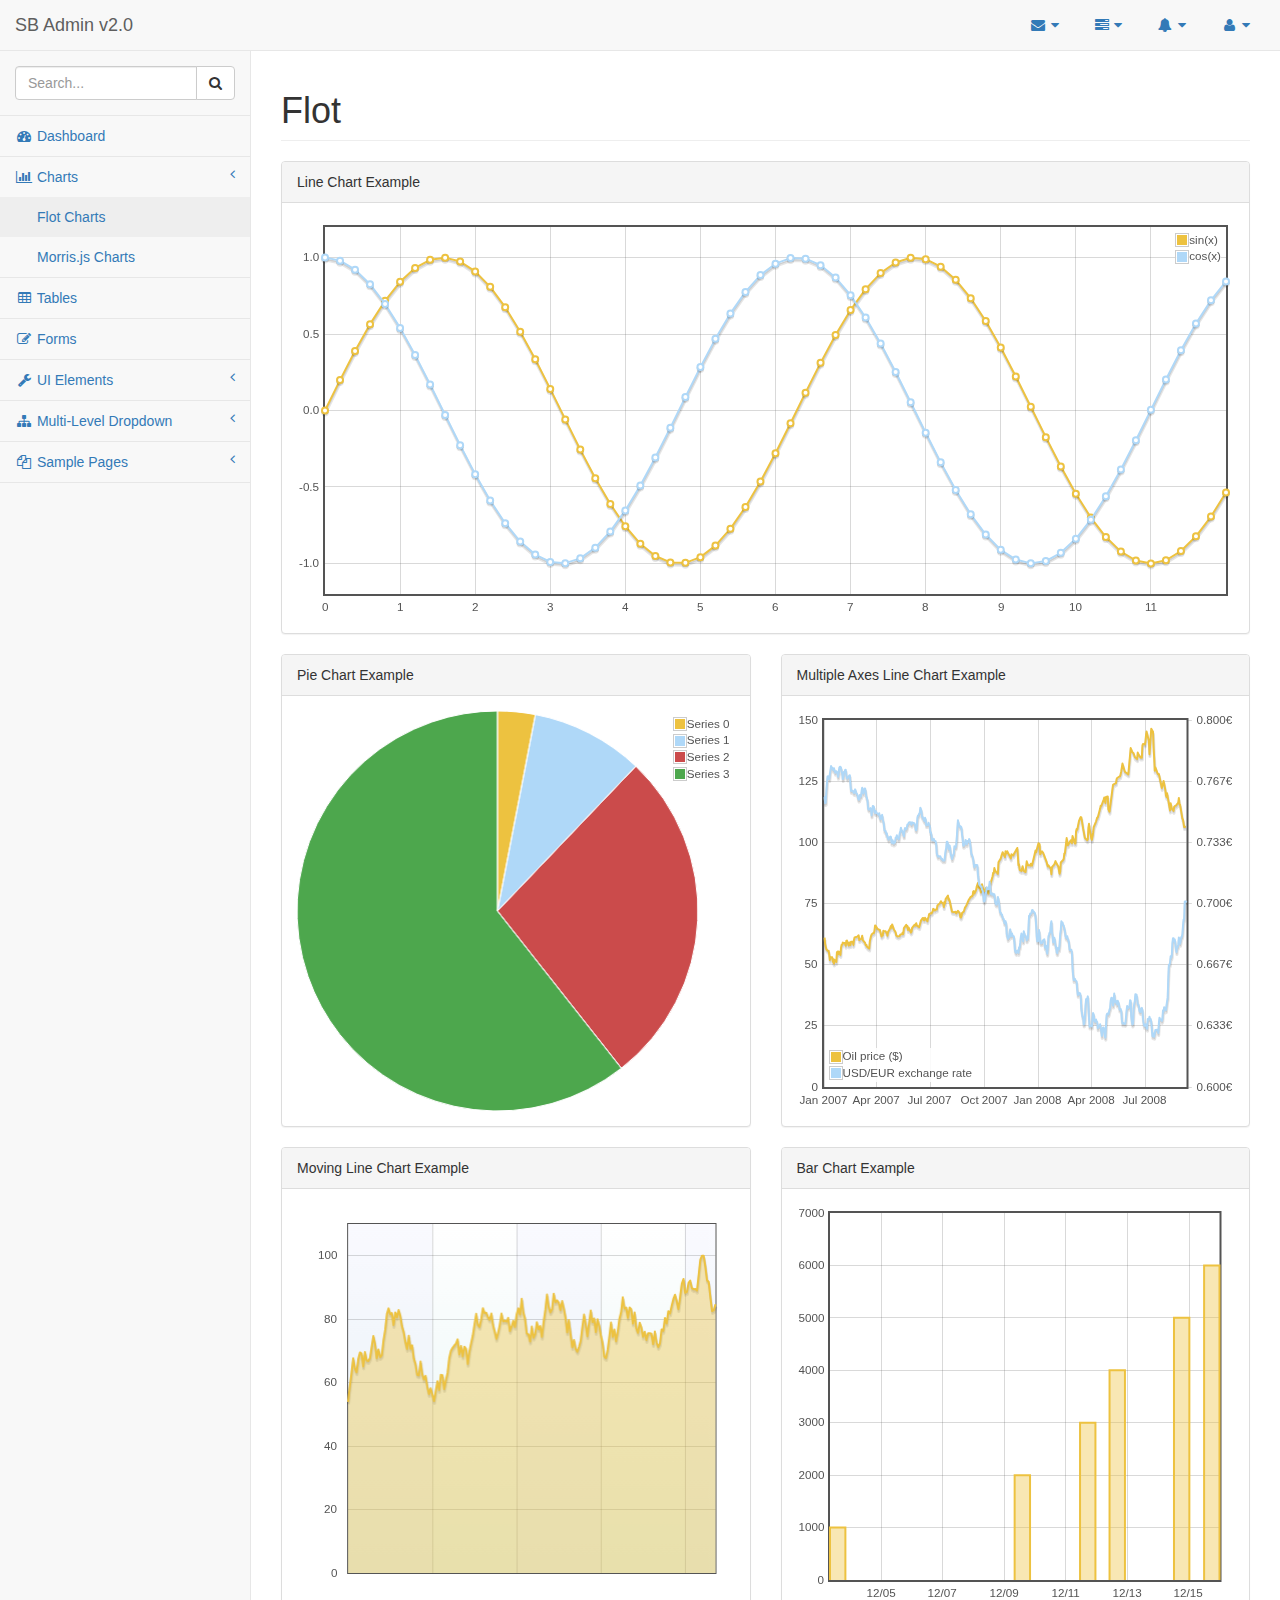
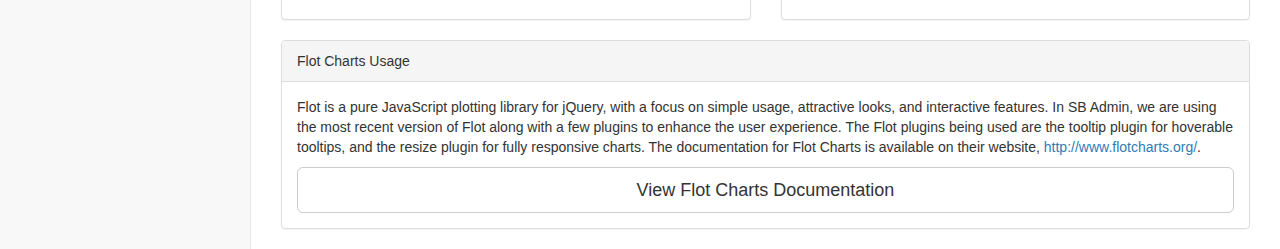
<file: src/main/resources/static/pages/flot.html>
<!DOCTYPE html>
<html lang="en">

<head>

    <meta charset="utf-8">
    <meta http-equiv="X-UA-Compatible" content="IE=edge">
    <meta name="viewport" content="width=device-width, initial-scale=1">
    <meta name="description" content="">
    <meta name="author" content="">

    <title>SB Admin 2 - Bootstrap Admin Theme</title>

    <!-- Bootstrap Core CSS -->
    <link href="../vendor/bootstrap/css/bootstrap.min.css" rel="stylesheet">

    <!-- MetisMenu CSS -->
    <link href="../vendor/metisMenu/metisMenu.min.css" rel="stylesheet">

    <!-- Custom CSS -->
    <link href="../dist/css/sb-admin-2.css" rel="stylesheet">

    <!-- Morris Charts CSS -->
    <link href="../vendor/morrisjs/morris.css" rel="stylesheet">

    <!-- Custom Fonts -->
    <link href="../vendor/font-awesome/css/font-awesome.min.css" rel="stylesheet" type="text/css">

    <!-- HTML5 Shim and Respond.js IE8 support of HTML5 elements and media queries -->
    <!-- WARNING: Respond.js doesn't work if you view the page via file:// -->
    <!--[if lt IE 9]>
        <script src="https://oss.maxcdn.com/libs/html5shiv/3.7.0/html5shiv.js"></script>
        <script src="https://oss.maxcdn.com/libs/respond.js/1.4.2/respond.min.js"></script>
    <![endif]-->

</head>

<body>

    <div id="wrapper">

        <!-- Navigation -->
        <nav class="navbar navbar-default navbar-static-top" role="navigation" style="margin-bottom: 0">
            <div class="navbar-header">
                <button type="button" class="navbar-toggle" data-toggle="collapse" data-target=".navbar-collapse">
                    <span class="sr-only">Toggle navigation</span>
                    <span class="icon-bar"></span>
                    <span class="icon-bar"></span>
                    <span class="icon-bar"></span>
                </button>
                <a class="navbar-brand" href="../index.html">SB Admin v2.0</a>
            </div>
            <!-- /.navbar-header -->

            <ul class="nav navbar-top-links navbar-right">
                <li class="dropdown">
                    <a class="dropdown-toggle" data-toggle="dropdown" href="#">
                        <i class="fa fa-envelope fa-fw"></i> <i class="fa fa-caret-down"></i>
                    </a>
                    <ul class="dropdown-menu dropdown-messages">
                        <li>
                            <a href="#">
                                <div>
                                    <strong>John Smith</strong>
                                    <span class="pull-right text-muted">
                                        <em>Yesterday</em>
                                    </span>
                                </div>
                                <div>Lorem ipsum dolor sit amet, consectetur adipiscing elit. Pellentesque eleifend...</div>
                            </a>
                        </li>
                        <li class="divider"></li>
                        <li>
                            <a href="#">
                                <div>
                                    <strong>John Smith</strong>
                                    <span class="pull-right text-muted">
                                        <em>Yesterday</em>
                                    </span>
                                </div>
                                <div>Lorem ipsum dolor sit amet, consectetur adipiscing elit. Pellentesque eleifend...</div>
                            </a>
                        </li>
                        <li class="divider"></li>
                        <li>
                            <a href="#">
                                <div>
                                    <strong>John Smith</strong>
                                    <span class="pull-right text-muted">
                                        <em>Yesterday</em>
                                    </span>
                                </div>
                                <div>Lorem ipsum dolor sit amet, consectetur adipiscing elit. Pellentesque eleifend...</div>
                            </a>
                        </li>
                        <li class="divider"></li>
                        <li>
                            <a class="text-center" href="#">
                                <strong>Read All Messages</strong>
                                <i class="fa fa-angle-right"></i>
                            </a>
                        </li>
                    </ul>
                    <!-- /.dropdown-messages -->
                </li>
                <!-- /.dropdown -->
                <li class="dropdown">
                    <a class="dropdown-toggle" data-toggle="dropdown" href="#">
                        <i class="fa fa-tasks fa-fw"></i> <i class="fa fa-caret-down"></i>
                    </a>
                    <ul class="dropdown-menu dropdown-tasks">
                        <li>
                            <a href="#">
                                <div>
                                    <p>
                                        <strong>Task 1</strong>
                                        <span class="pull-right text-muted">40% Complete</span>
                                    </p>
                                    <div class="progress progress-striped active">
                                        <div class="progress-bar progress-bar-success" role="progressbar" aria-valuenow="40" aria-valuemin="0" aria-valuemax="100" style="width: 40%">
                                            <span class="sr-only">40% Complete (success)</span>
                                        </div>
                                    </div>
                                </div>
                            </a>
                        </li>
                        <li class="divider"></li>
                        <li>
                            <a href="#">
                                <div>
                                    <p>
                                        <strong>Task 2</strong>
                                        <span class="pull-right text-muted">20% Complete</span>
                                    </p>
                                    <div class="progress progress-striped active">
                                        <div class="progress-bar progress-bar-info" role="progressbar" aria-valuenow="20" aria-valuemin="0" aria-valuemax="100" style="width: 20%">
                                            <span class="sr-only">20% Complete</span>
                                        </div>
                                    </div>
                                </div>
                            </a>
                        </li>
                        <li class="divider"></li>
                        <li>
                            <a href="#">
                                <div>
                                    <p>
                                        <strong>Task 3</strong>
                                        <span class="pull-right text-muted">60% Complete</span>
                                    </p>
                                    <div class="progress progress-striped active">
                                        <div class="progress-bar progress-bar-warning" role="progressbar" aria-valuenow="60" aria-valuemin="0" aria-valuemax="100" style="width: 60%">
                                            <span class="sr-only">60% Complete (warning)</span>
                                        </div>
                                    </div>
                                </div>
                            </a>
                        </li>
                        <li class="divider"></li>
                        <li>
                            <a href="#">
                                <div>
                                    <p>
                                        <strong>Task 4</strong>
                                        <span class="pull-right text-muted">80% Complete</span>
                                    </p>
                                    <div class="progress progress-striped active">
                                        <div class="progress-bar progress-bar-danger" role="progressbar" aria-valuenow="80" aria-valuemin="0" aria-valuemax="100" style="width: 80%">
                                            <span class="sr-only">80% Complete (danger)</span>
                                        </div>
                                    </div>
                                </div>
                            </a>
                        </li>
                        <li class="divider"></li>
                        <li>
                            <a class="text-center" href="#">
                                <strong>See All Tasks</strong>
                                <i class="fa fa-angle-right"></i>
                            </a>
                        </li>
                    </ul>
                    <!-- /.dropdown-tasks -->
                </li>
                <!-- /.dropdown -->
                <li class="dropdown">
                    <a class="dropdown-toggle" data-toggle="dropdown" href="#">
                        <i class="fa fa-bell fa-fw"></i> <i class="fa fa-caret-down"></i>
                    </a>
                    <ul class="dropdown-menu dropdown-alerts">
                        <li>
                            <a href="#">
                                <div>
                                    <i class="fa fa-comment fa-fw"></i> New Comment
                                    <span class="pull-right text-muted small">4 minutes ago</span>
                                </div>
                            </a>
                        </li>
                        <li class="divider"></li>
                        <li>
                            <a href="#">
                                <div>
                                    <i class="fa fa-twitter fa-fw"></i> 3 New Followers
                                    <span class="pull-right text-muted small">12 minutes ago</span>
                                </div>
                            </a>
                        </li>
                        <li class="divider"></li>
                        <li>
                            <a href="#">
                                <div>
                                    <i class="fa fa-envelope fa-fw"></i> Message Sent
                                    <span class="pull-right text-muted small">4 minutes ago</span>
                                </div>
                            </a>
                        </li>
                        <li class="divider"></li>
                        <li>
                            <a href="#">
                                <div>
                                    <i class="fa fa-tasks fa-fw"></i> New Task
                                    <span class="pull-right text-muted small">4 minutes ago</span>
                                </div>
                            </a>
                        </li>
                        <li class="divider"></li>
                        <li>
                            <a href="#">
                                <div>
                                    <i class="fa fa-upload fa-fw"></i> Server Rebooted
                                    <span class="pull-right text-muted small">4 minutes ago</span>
                                </div>
                            </a>
                        </li>
                        <li class="divider"></li>
                        <li>
                            <a class="text-center" href="#">
                                <strong>See All Alerts</strong>
                                <i class="fa fa-angle-right"></i>
                            </a>
                        </li>
                    </ul>
                    <!-- /.dropdown-alerts -->
                </li>
                <!-- /.dropdown -->
                <li class="dropdown">
                    <a class="dropdown-toggle" data-toggle="dropdown" href="#">
                        <i class="fa fa-user fa-fw"></i> <i class="fa fa-caret-down"></i>
                    </a>
                    <ul class="dropdown-menu dropdown-user">
                        <li><a href="#"><i class="fa fa-user fa-fw"></i> User Profile</a>
                        </li>
                        <li><a href="#"><i class="fa fa-gear fa-fw"></i> Settings</a>
                        </li>
                        <li class="divider"></li>
                        <li><a href="login.html"><i class="fa fa-sign-out fa-fw"></i> Logout</a>
                        </li>
                    </ul>
                    <!-- /.dropdown-user -->
                </li>
                <!-- /.dropdown -->
            </ul>
            <!-- /.navbar-top-links -->

            <div class="navbar-default sidebar" role="navigation">
                <div class="sidebar-nav navbar-collapse">
                    <ul class="nav" id="side-menu">
                        <li class="sidebar-search">
                            <div class="input-group custom-search-form">
                                <input type="text" class="form-control" placeholder="Search...">
                                <span class="input-group-btn">
                                <button class="btn btn-default" type="button">
                                    <i class="fa fa-search"></i>
                                </button>
                            </span>
                            </div>
                            <!-- /input-group -->
                        </li>
                        <li>
                            <a href="../index.html"><i class="fa fa-dashboard fa-fw"></i> Dashboard</a>
                        </li>
                        <li>
                            <a href="#"><i class="fa fa-bar-chart-o fa-fw"></i> Charts<span class="fa arrow"></span></a>
                            <ul class="nav nav-second-level">
                                <li>
                                    <a href="flot.html">Flot Charts</a>
                                </li>
                                <li>
                                    <a href="morris.html">Morris.js Charts</a>
                                </li>
                            </ul>
                            <!-- /.nav-second-level -->
                        </li>
                        <li>
                            <a href="tables.html"><i class="fa fa-table fa-fw"></i> Tables</a>
                        </li>
                        <li>
                            <a href="forms.html"><i class="fa fa-edit fa-fw"></i> Forms</a>
                        </li>
                        <li>
                            <a href="#"><i class="fa fa-wrench fa-fw"></i> UI Elements<span class="fa arrow"></span></a>
                            <ul class="nav nav-second-level">
                                <li>
                                    <a href="panels-wells.html">Panels and Wells</a>
                                </li>
                                <li>
                                    <a href="buttons.html">Buttons</a>
                                </li>
                                <li>
                                    <a href="notifications.html">Notifications</a>
                                </li>
                                <li>
                                    <a href="typography.html">Typography</a>
                                </li>
                                <li>
                                    <a href="icons.html"> Icons</a>
                                </li>
                                <li>
                                    <a href="grid.html">Grid</a>
                                </li>
                            </ul>
                            <!-- /.nav-second-level -->
                        </li>
                        <li>
                            <a href="#"><i class="fa fa-sitemap fa-fw"></i> Multi-Level Dropdown<span class="fa arrow"></span></a>
                            <ul class="nav nav-second-level">
                                <li>
                                    <a href="#">Second Level Item</a>
                                </li>
                                <li>
                                    <a href="#">Second Level Item</a>
                                </li>
                                <li>
                                    <a href="#">Third Level <span class="fa arrow"></span></a>
                                    <ul class="nav nav-third-level">
                                        <li>
                                            <a href="#">Third Level Item</a>
                                        </li>
                                        <li>
                                            <a href="#">Third Level Item</a>
                                        </li>
                                        <li>
                                            <a href="#">Third Level Item</a>
                                        </li>
                                        <li>
                                            <a href="#">Third Level Item</a>
                                        </li>
                                    </ul>
                                    <!-- /.nav-third-level -->
                                </li>
                            </ul>
                            <!-- /.nav-second-level -->
                        </li>
                        <li>
                            <a href="#"><i class="fa fa-files-o fa-fw"></i> Sample Pages<span class="fa arrow"></span></a>
                            <ul class="nav nav-second-level">
                                <li>
                                    <a href="blank.html">Blank Page</a>
                                </li>
                                <li>
                                    <a href="login.html">Login Page</a>
                                </li>
                            </ul>
                            <!-- /.nav-second-level -->
                        </li>
                    </ul>
                </div>
                <!-- /.sidebar-collapse -->
            </div>
            <!-- /.navbar-static-side -->
        </nav>

        <div id="page-wrapper">
            <div class="row">
                <div class="col-lg-12">
                    <h1 class="page-header">Flot</h1>
                </div>
                <!-- /.col-lg-12 -->
            </div>
            <!-- /.row -->
            <div class="row">
                <div class="col-lg-12">
                    <div class="panel panel-default">
                        <div class="panel-heading">
                            Line Chart Example
                        </div>
                        <!-- /.panel-heading -->
                        <div class="panel-body">
                            <div class="flot-chart">
                                <div class="flot-chart-content" id="flot-line-chart"></div>
                            </div>
                        </div>
                        <!-- /.panel-body -->
                    </div>
                    <!-- /.panel -->
                </div>
                <!-- /.col-lg-12 -->
                <div class="col-lg-6">
                    <div class="panel panel-default">
                        <div class="panel-heading">
                            Pie Chart Example
                        </div>
                        <!-- /.panel-heading -->
                        <div class="panel-body">
                            <div class="flot-chart">
                                <div class="flot-chart-content" id="flot-pie-chart"></div>
                            </div>
                        </div>
                        <!-- /.panel-body -->
                    </div>
                    <!-- /.panel -->
                </div>
                <!-- /.col-lg-6 -->
                <div class="col-lg-6">
                    <div class="panel panel-default">
                        <div class="panel-heading">
                            Multiple Axes Line Chart Example
                        </div>
                        <!-- /.panel-heading -->
                        <div class="panel-body">
                            <div class="flot-chart">
                                <div class="flot-chart-content" id="flot-line-chart-multi"></div>
                            </div>
                        </div>
                        <!-- /.panel-body -->
                    </div>
                    <!-- /.panel -->
                </div>
                <!-- /.col-lg-6 -->
                <div class="col-lg-6">
                    <div class="panel panel-default">
                        <div class="panel-heading">
                            Moving Line Chart Example
                        </div>
                        <!-- /.panel-heading -->
                        <div class="panel-body">
                            <div class="flot-chart">
                                <div class="flot-chart-content" id="flot-line-chart-moving"></div>
                            </div>
                        </div>
                        <!-- /.panel-body -->
                    </div>
                    <!-- /.panel -->
                </div>
                <!-- /.col-lg-6 -->
                <div class="col-lg-6">
                    <div class="panel panel-default">
                        <div class="panel-heading">
                            Bar Chart Example
                        </div>
                        <!-- /.panel-heading -->
                        <div class="panel-body">
                            <div class="flot-chart">
                                <div class="flot-chart-content" id="flot-bar-chart"></div>
                            </div>
                        </div>
                        <!-- /.panel-body -->
                    </div>
                    <!-- /.panel -->
                </div>
                <!-- /.col-lg-6 -->
                <div class="col-lg-12">
                    <div class="panel panel-default">
                        <div class="panel-heading">
                            Flot Charts Usage
                        </div>
                        <!-- /.panel-heading -->
                        <div class="panel-body">
                            <p>Flot is a pure JavaScript plotting library for jQuery, with a focus on simple usage, attractive looks, and interactive features. In SB Admin, we are using the most recent version of Flot along with a few plugins to enhance the user experience. The Flot plugins being used are the tooltip plugin for hoverable tooltips, and the resize plugin for fully responsive charts. The documentation for Flot Charts is available on their website, <a target="_blank" href="http://www.flotcharts.org/">http://www.flotcharts.org/</a>.</p>
                            <a target="_blank" class="btn btn-default btn-lg btn-block" href="http://www.flotcharts.org/">View Flot Charts Documentation</a>
                        </div>
                        <!-- /.panel-body -->
                    </div>
                    <!-- /.panel -->
                </div>
                <!-- /.col-lg-6 -->
            </div>
            <!-- /.row -->
        </div>
        <!-- /#page-wrapper -->

    </div>
    <!-- /#wrapper -->

    <!-- jQuery -->
    <script src="../vendor/jquery/jquery.min.js"></script>

    <!-- Bootstrap Core JavaScript -->
    <script src="../vendor/bootstrap/js/bootstrap.min.js"></script>

    <!-- Metis Menu Plugin JavaScript -->
    <script src="../vendor/metisMenu/metisMenu.min.js"></script>

    <!-- Flot Charts JavaScript -->
    <script src="../vendor/flot/excanvas.min.js"></script>
    <script src="../vendor/flot/jquery.flot.js"></script>
    <script src="../vendor/flot/jquery.flot.pie.js"></script>
    <script src="../vendor/flot/jquery.flot.resize.js"></script>
    <script src="../vendor/flot/jquery.flot.time.js"></script>
    <script src="../vendor/flot-tooltip/jquery.flot.tooltip.min.js"></script>
    <script src="../data/flot-data.js"></script>

    <!-- Custom Theme JavaScript -->
    <script src="../dist/js/sb-admin-2.js"></script>

</body>

</html>
</file>
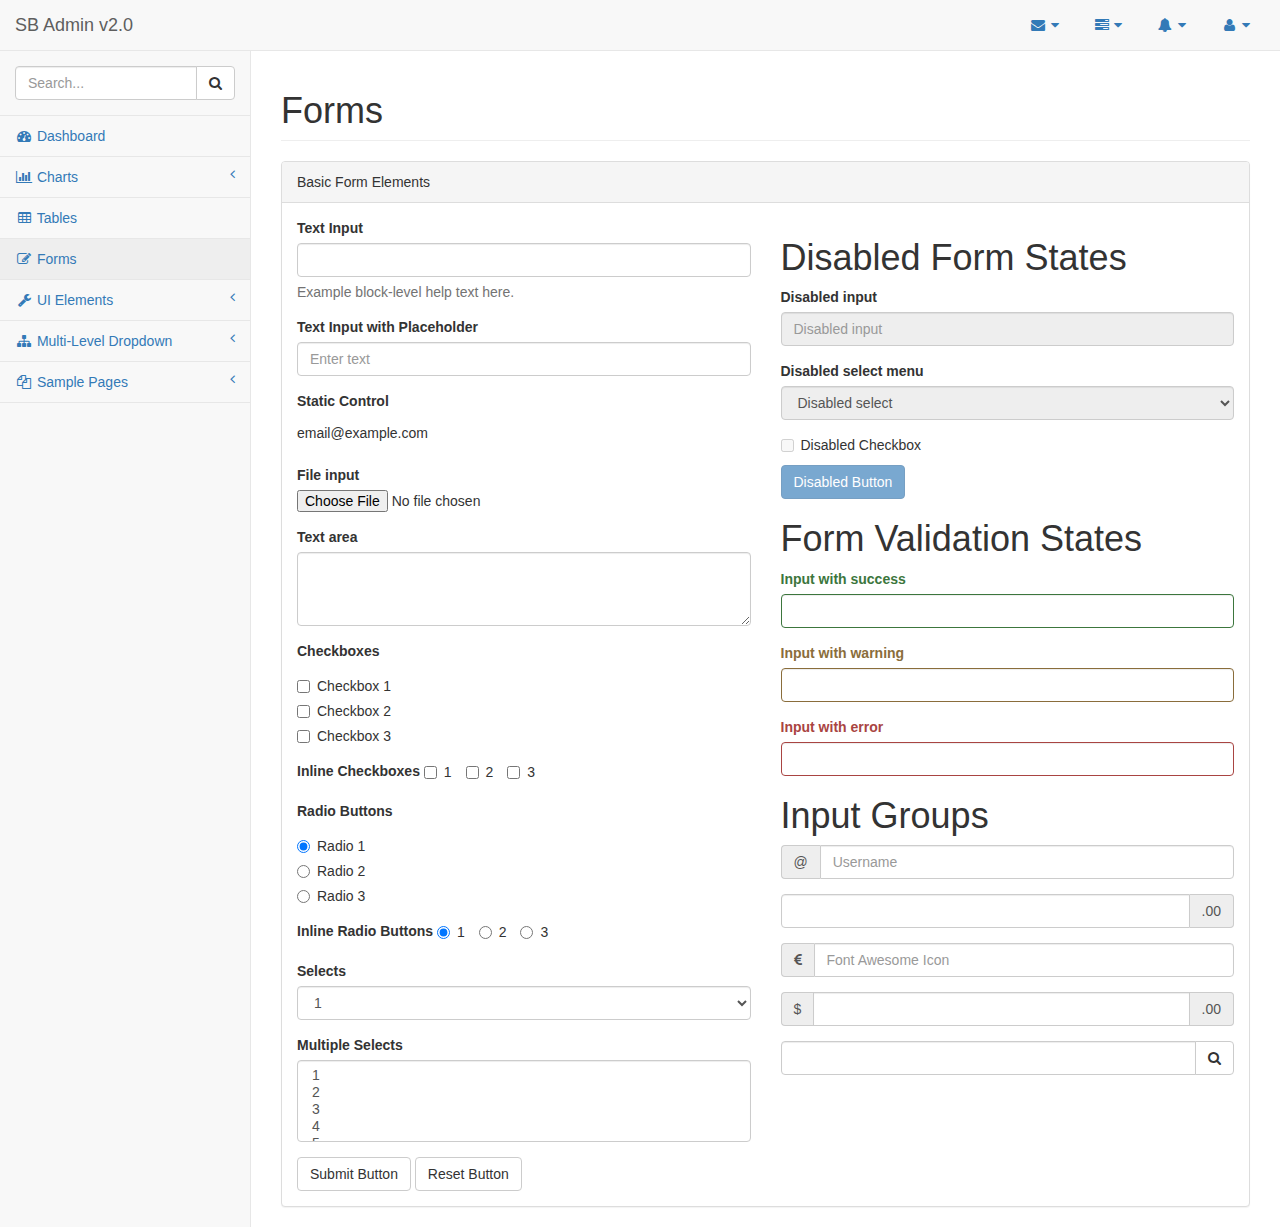
<file: src/main/resources/static/pages/forms.html>
<!DOCTYPE html>
<html lang="en">

<head>

    <meta charset="utf-8">
    <meta http-equiv="X-UA-Compatible" content="IE=edge">
    <meta name="viewport" content="width=device-width, initial-scale=1">
    <meta name="description" content="">
    <meta name="author" content="">

    <title>SB Admin 2 - Bootstrap Admin Theme</title>

    <!-- Bootstrap Core CSS -->
    <link href="../vendor/bootstrap/css/bootstrap.min.css" rel="stylesheet">

    <!-- MetisMenu CSS -->
    <link href="../vendor/metisMenu/metisMenu.min.css" rel="stylesheet">

    <!-- Custom CSS -->
    <link href="../dist/css/sb-admin-2.css" rel="stylesheet">

    <!-- Custom Fonts -->
    <link href="../vendor/font-awesome/css/font-awesome.min.css" rel="stylesheet" type="text/css">

    <!-- HTML5 Shim and Respond.js IE8 support of HTML5 elements and media queries -->
    <!-- WARNING: Respond.js doesn't work if you view the page via file:// -->
    <!--[if lt IE 9]>
        <script src="https://oss.maxcdn.com/libs/html5shiv/3.7.0/html5shiv.js"></script>
        <script src="https://oss.maxcdn.com/libs/respond.js/1.4.2/respond.min.js"></script>
    <![endif]-->

</head>

<body>

    <div id="wrapper">

        <!-- Navigation -->
        <nav class="navbar navbar-default navbar-static-top" role="navigation" style="margin-bottom: 0">
            <div class="navbar-header">
                <button type="button" class="navbar-toggle" data-toggle="collapse" data-target=".navbar-collapse">
                    <span class="sr-only">Toggle navigation</span>
                    <span class="icon-bar"></span>
                    <span class="icon-bar"></span>
                    <span class="icon-bar"></span>
                </button>
                <a class="navbar-brand" href="../index.html">SB Admin v2.0</a>
            </div>
            <!-- /.navbar-header -->

            <ul class="nav navbar-top-links navbar-right">
                <li class="dropdown">
                    <a class="dropdown-toggle" data-toggle="dropdown" href="#">
                        <i class="fa fa-envelope fa-fw"></i> <i class="fa fa-caret-down"></i>
                    </a>
                    <ul class="dropdown-menu dropdown-messages">
                        <li>
                            <a href="#">
                                <div>
                                    <strong>John Smith</strong>
                                    <span class="pull-right text-muted">
                                        <em>Yesterday</em>
                                    </span>
                                </div>
                                <div>Lorem ipsum dolor sit amet, consectetur adipiscing elit. Pellentesque eleifend...</div>
                            </a>
                        </li>
                        <li class="divider"></li>
                        <li>
                            <a href="#">
                                <div>
                                    <strong>John Smith</strong>
                                    <span class="pull-right text-muted">
                                        <em>Yesterday</em>
                                    </span>
                                </div>
                                <div>Lorem ipsum dolor sit amet, consectetur adipiscing elit. Pellentesque eleifend...</div>
                            </a>
                        </li>
                        <li class="divider"></li>
                        <li>
                            <a href="#">
                                <div>
                                    <strong>John Smith</strong>
                                    <span class="pull-right text-muted">
                                        <em>Yesterday</em>
                                    </span>
                                </div>
                                <div>Lorem ipsum dolor sit amet, consectetur adipiscing elit. Pellentesque eleifend...</div>
                            </a>
                        </li>
                        <li class="divider"></li>
                        <li>
                            <a class="text-center" href="#">
                                <strong>Read All Messages</strong>
                                <i class="fa fa-angle-right"></i>
                            </a>
                        </li>
                    </ul>
                    <!-- /.dropdown-messages -->
                </li>
                <!-- /.dropdown -->
                <li class="dropdown">
                    <a class="dropdown-toggle" data-toggle="dropdown" href="#">
                        <i class="fa fa-tasks fa-fw"></i> <i class="fa fa-caret-down"></i>
                    </a>
                    <ul class="dropdown-menu dropdown-tasks">
                        <li>
                            <a href="#">
                                <div>
                                    <p>
                                        <strong>Task 1</strong>
                                        <span class="pull-right text-muted">40% Complete</span>
                                    </p>
                                    <div class="progress progress-striped active">
                                        <div class="progress-bar progress-bar-success" role="progressbar" aria-valuenow="40" aria-valuemin="0" aria-valuemax="100" style="width: 40%">
                                            <span class="sr-only">40% Complete (success)</span>
                                        </div>
                                    </div>
                                </div>
                            </a>
                        </li>
                        <li class="divider"></li>
                        <li>
                            <a href="#">
                                <div>
                                    <p>
                                        <strong>Task 2</strong>
                                        <span class="pull-right text-muted">20% Complete</span>
                                    </p>
                                    <div class="progress progress-striped active">
                                        <div class="progress-bar progress-bar-info" role="progressbar" aria-valuenow="20" aria-valuemin="0" aria-valuemax="100" style="width: 20%">
                                            <span class="sr-only">20% Complete</span>
                                        </div>
                                    </div>
                                </div>
                            </a>
                        </li>
                        <li class="divider"></li>
                        <li>
                            <a href="#">
                                <div>
                                    <p>
                                        <strong>Task 3</strong>
                                        <span class="pull-right text-muted">60% Complete</span>
                                    </p>
                                    <div class="progress progress-striped active">
                                        <div class="progress-bar progress-bar-warning" role="progressbar" aria-valuenow="60" aria-valuemin="0" aria-valuemax="100" style="width: 60%">
                                            <span class="sr-only">60% Complete (warning)</span>
                                        </div>
                                    </div>
                                </div>
                            </a>
                        </li>
                        <li class="divider"></li>
                        <li>
                            <a href="#">
                                <div>
                                    <p>
                                        <strong>Task 4</strong>
                                        <span class="pull-right text-muted">80% Complete</span>
                                    </p>
                                    <div class="progress progress-striped active">
                                        <div class="progress-bar progress-bar-danger" role="progressbar" aria-valuenow="80" aria-valuemin="0" aria-valuemax="100" style="width: 80%">
                                            <span class="sr-only">80% Complete (danger)</span>
                                        </div>
                                    </div>
                                </div>
                            </a>
                        </li>
                        <li class="divider"></li>
                        <li>
                            <a class="text-center" href="#">
                                <strong>See All Tasks</strong>
                                <i class="fa fa-angle-right"></i>
                            </a>
                        </li>
                    </ul>
                    <!-- /.dropdown-tasks -->
                </li>
                <!-- /.dropdown -->
                <li class="dropdown">
                    <a class="dropdown-toggle" data-toggle="dropdown" href="#">
                        <i class="fa fa-bell fa-fw"></i> <i class="fa fa-caret-down"></i>
                    </a>
                    <ul class="dropdown-menu dropdown-alerts">
                        <li>
                            <a href="#">
                                <div>
                                    <i class="fa fa-comment fa-fw"></i> New Comment
                                    <span class="pull-right text-muted small">4 minutes ago</span>
                                </div>
                            </a>
                        </li>
                        <li class="divider"></li>
                        <li>
                            <a href="#">
                                <div>
                                    <i class="fa fa-twitter fa-fw"></i> 3 New Followers
                                    <span class="pull-right text-muted small">12 minutes ago</span>
                                </div>
                            </a>
                        </li>
                        <li class="divider"></li>
                        <li>
                            <a href="#">
                                <div>
                                    <i class="fa fa-envelope fa-fw"></i> Message Sent
                                    <span class="pull-right text-muted small">4 minutes ago</span>
                                </div>
                            </a>
                        </li>
                        <li class="divider"></li>
                        <li>
                            <a href="#">
                                <div>
                                    <i class="fa fa-tasks fa-fw"></i> New Task
                                    <span class="pull-right text-muted small">4 minutes ago</span>
                                </div>
                            </a>
                        </li>
                        <li class="divider"></li>
                        <li>
                            <a href="#">
                                <div>
                                    <i class="fa fa-upload fa-fw"></i> Server Rebooted
                                    <span class="pull-right text-muted small">4 minutes ago</span>
                                </div>
                            </a>
                        </li>
                        <li class="divider"></li>
                        <li>
                            <a class="text-center" href="#">
                                <strong>See All Alerts</strong>
                                <i class="fa fa-angle-right"></i>
                            </a>
                        </li>
                    </ul>
                    <!-- /.dropdown-alerts -->
                </li>
                <!-- /.dropdown -->
                <li class="dropdown">
                    <a class="dropdown-toggle" data-toggle="dropdown" href="#">
                        <i class="fa fa-user fa-fw"></i> <i class="fa fa-caret-down"></i>
                    </a>
                    <ul class="dropdown-menu dropdown-user">
                        <li><a href="#"><i class="fa fa-user fa-fw"></i> User Profile</a>
                        </li>
                        <li><a href="#"><i class="fa fa-gear fa-fw"></i> Settings</a>
                        </li>
                        <li class="divider"></li>
                        <li><a href="login.html"><i class="fa fa-sign-out fa-fw"></i> Logout</a>
                        </li>
                    </ul>
                    <!-- /.dropdown-user -->
                </li>
                <!-- /.dropdown -->
            </ul>
            <!-- /.navbar-top-links -->

            <div class="navbar-default sidebar" role="navigation">
                <div class="sidebar-nav navbar-collapse">
                    <ul class="nav" id="side-menu">
                        <li class="sidebar-search">
                            <div class="input-group custom-search-form">
                                <input type="text" class="form-control" placeholder="Search...">
                                <span class="input-group-btn">
                                <button class="btn btn-default" type="button">
                                    <i class="fa fa-search"></i>
                                </button>
                            </span>
                            </div>
                            <!-- /input-group -->
                        </li>
                        <li>
                            <a href="../index.html"><i class="fa fa-dashboard fa-fw"></i> Dashboard</a>
                        </li>
                        <li>
                            <a href="#"><i class="fa fa-bar-chart-o fa-fw"></i> Charts<span class="fa arrow"></span></a>
                            <ul class="nav nav-second-level">
                                <li>
                                    <a href="flot.html">Flot Charts</a>
                                </li>
                                <li>
                                    <a href="morris.html">Morris.js Charts</a>
                                </li>
                            </ul>
                            <!-- /.nav-second-level -->
                        </li>
                        <li>
                            <a href="tables.html"><i class="fa fa-table fa-fw"></i> Tables</a>
                        </li>
                        <li>
                            <a href="forms.html"><i class="fa fa-edit fa-fw"></i> Forms</a>
                        </li>
                        <li>
                            <a href="#"><i class="fa fa-wrench fa-fw"></i> UI Elements<span class="fa arrow"></span></a>
                            <ul class="nav nav-second-level">
                                <li>
                                    <a href="panels-wells.html">Panels and Wells</a>
                                </li>
                                <li>
                                    <a href="buttons.html">Buttons</a>
                                </li>
                                <li>
                                    <a href="notifications.html">Notifications</a>
                                </li>
                                <li>
                                    <a href="typography.html">Typography</a>
                                </li>
                                <li>
                                    <a href="icons.html"> Icons</a>
                                </li>
                                <li>
                                    <a href="grid.html">Grid</a>
                                </li>
                            </ul>
                            <!-- /.nav-second-level -->
                        </li>
                        <li>
                            <a href="#"><i class="fa fa-sitemap fa-fw"></i> Multi-Level Dropdown<span class="fa arrow"></span></a>
                            <ul class="nav nav-second-level">
                                <li>
                                    <a href="#">Second Level Item</a>
                                </li>
                                <li>
                                    <a href="#">Second Level Item</a>
                                </li>
                                <li>
                                    <a href="#">Third Level <span class="fa arrow"></span></a>
                                    <ul class="nav nav-third-level">
                                        <li>
                                            <a href="#">Third Level Item</a>
                                        </li>
                                        <li>
                                            <a href="#">Third Level Item</a>
                                        </li>
                                        <li>
                                            <a href="#">Third Level Item</a>
                                        </li>
                                        <li>
                                            <a href="#">Third Level Item</a>
                                        </li>
                                    </ul>
                                    <!-- /.nav-third-level -->
                                </li>
                            </ul>
                            <!-- /.nav-second-level -->
                        </li>
                        <li>
                            <a href="#"><i class="fa fa-files-o fa-fw"></i> Sample Pages<span class="fa arrow"></span></a>
                            <ul class="nav nav-second-level">
                                <li>
                                    <a href="blank.html">Blank Page</a>
                                </li>
                                <li>
                                    <a href="login.html">Login Page</a>
                                </li>
                            </ul>
                            <!-- /.nav-second-level -->
                        </li>
                    </ul>
                </div>
                <!-- /.sidebar-collapse -->
            </div>
            <!-- /.navbar-static-side -->
        </nav>

        <div id="page-wrapper">
            <div class="row">
                <div class="col-lg-12">
                    <h1 class="page-header">Forms</h1>
                </div>
                <!-- /.col-lg-12 -->
            </div>
            <!-- /.row -->
            <div class="row">
                <div class="col-lg-12">
                    <div class="panel panel-default">
                        <div class="panel-heading">
                            Basic Form Elements
                        </div>
                        <div class="panel-body">
                            <div class="row">
                                <div class="col-lg-6">
                                    <form role="form">
                                        <div class="form-group">
                                            <label>Text Input</label>
                                            <input class="form-control">
                                            <p class="help-block">Example block-level help text here.</p>
                                        </div>
                                        <div class="form-group">
                                            <label>Text Input with Placeholder</label>
                                            <input class="form-control" placeholder="Enter text">
                                        </div>
                                        <div class="form-group">
                                            <label>Static Control</label>
                                            <p class="form-control-static">email@example.com</p>
                                        </div>
                                        <div class="form-group">
                                            <label>File input</label>
                                            <input type="file">
                                        </div>
                                        <div class="form-group">
                                            <label>Text area</label>
                                            <textarea class="form-control" rows="3"></textarea>
                                        </div>
                                        <div class="form-group">
                                            <label>Checkboxes</label>
                                            <div class="checkbox">
                                                <label>
                                                    <input type="checkbox" value="">Checkbox 1
                                                </label>
                                            </div>
                                            <div class="checkbox">
                                                <label>
                                                    <input type="checkbox" value="">Checkbox 2
                                                </label>
                                            </div>
                                            <div class="checkbox">
                                                <label>
                                                    <input type="checkbox" value="">Checkbox 3
                                                </label>
                                            </div>
                                        </div>
                                        <div class="form-group">
                                            <label>Inline Checkboxes</label>
                                            <label class="checkbox-inline">
                                                <input type="checkbox">1
                                            </label>
                                            <label class="checkbox-inline">
                                                <input type="checkbox">2
                                            </label>
                                            <label class="checkbox-inline">
                                                <input type="checkbox">3
                                            </label>
                                        </div>
                                        <div class="form-group">
                                            <label>Radio Buttons</label>
                                            <div class="radio">
                                                <label>
                                                    <input type="radio" name="optionsRadios" id="optionsRadios1" value="option1" checked>Radio 1
                                                </label>
                                            </div>
                                            <div class="radio">
                                                <label>
                                                    <input type="radio" name="optionsRadios" id="optionsRadios2" value="option2">Radio 2
                                                </label>
                                            </div>
                                            <div class="radio">
                                                <label>
                                                    <input type="radio" name="optionsRadios" id="optionsRadios3" value="option3">Radio 3
                                                </label>
                                            </div>
                                        </div>
                                        <div class="form-group">
                                            <label>Inline Radio Buttons</label>
                                            <label class="radio-inline">
                                                <input type="radio" name="optionsRadiosInline" id="optionsRadiosInline1" value="option1" checked>1
                                            </label>
                                            <label class="radio-inline">
                                                <input type="radio" name="optionsRadiosInline" id="optionsRadiosInline2" value="option2">2
                                            </label>
                                            <label class="radio-inline">
                                                <input type="radio" name="optionsRadiosInline" id="optionsRadiosInline3" value="option3">3
                                            </label>
                                        </div>
                                        <div class="form-group">
                                            <label>Selects</label>
                                            <select class="form-control">
                                                <option>1</option>
                                                <option>2</option>
                                                <option>3</option>
                                                <option>4</option>
                                                <option>5</option>
                                            </select>
                                        </div>
                                        <div class="form-group">
                                            <label>Multiple Selects</label>
                                            <select multiple class="form-control">
                                                <option>1</option>
                                                <option>2</option>
                                                <option>3</option>
                                                <option>4</option>
                                                <option>5</option>
                                            </select>
                                        </div>
                                        <button type="submit" class="btn btn-default">Submit Button</button>
                                        <button type="reset" class="btn btn-default">Reset Button</button>
                                    </form>
                                </div>
                                <!-- /.col-lg-6 (nested) -->
                                <div class="col-lg-6">
                                    <h1>Disabled Form States</h1>
                                    <form role="form">
                                        <fieldset disabled>
                                            <div class="form-group">
                                                <label for="disabledSelect">Disabled input</label>
                                                <input class="form-control" id="disabledInput" type="text" placeholder="Disabled input" disabled>
                                            </div>
                                            <div class="form-group">
                                                <label for="disabledSelect">Disabled select menu</label>
                                                <select id="disabledSelect" class="form-control">
                                                    <option>Disabled select</option>
                                                </select>
                                            </div>
                                            <div class="checkbox">
                                                <label>
                                                    <input type="checkbox">Disabled Checkbox
                                                </label>
                                            </div>
                                            <button type="submit" class="btn btn-primary">Disabled Button</button>
                                        </fieldset>
                                    </form>
                                    <h1>Form Validation States</h1>
                                    <form role="form">
                                        <div class="form-group has-success">
                                            <label class="control-label" for="inputSuccess">Input with success</label>
                                            <input type="text" class="form-control" id="inputSuccess">
                                        </div>
                                        <div class="form-group has-warning">
                                            <label class="control-label" for="inputWarning">Input with warning</label>
                                            <input type="text" class="form-control" id="inputWarning">
                                        </div>
                                        <div class="form-group has-error">
                                            <label class="control-label" for="inputError">Input with error</label>
                                            <input type="text" class="form-control" id="inputError">
                                        </div>
                                    </form>
                                    <h1>Input Groups</h1>
                                    <form role="form">
                                        <div class="form-group input-group">
                                            <span class="input-group-addon">@</span>
                                            <input type="text" class="form-control" placeholder="Username">
                                        </div>
                                        <div class="form-group input-group">
                                            <input type="text" class="form-control">
                                            <span class="input-group-addon">.00</span>
                                        </div>
                                        <div class="form-group input-group">
                                            <span class="input-group-addon"><i class="fa fa-eur"></i>
                                            </span>
                                            <input type="text" class="form-control" placeholder="Font Awesome Icon">
                                        </div>
                                        <div class="form-group input-group">
                                            <span class="input-group-addon">$</span>
                                            <input type="text" class="form-control">
                                            <span class="input-group-addon">.00</span>
                                        </div>
                                        <div class="form-group input-group">
                                            <input type="text" class="form-control">
                                            <span class="input-group-btn">
                                                <button class="btn btn-default" type="button"><i class="fa fa-search"></i>
                                                </button>
                                            </span>
                                        </div>
                                    </form>
                                </div>
                                <!-- /.col-lg-6 (nested) -->
                            </div>
                            <!-- /.row (nested) -->
                        </div>
                        <!-- /.panel-body -->
                    </div>
                    <!-- /.panel -->
                </div>
                <!-- /.col-lg-12 -->
            </div>
            <!-- /.row -->
        </div>
        <!-- /#page-wrapper -->

    </div>
    <!-- /#wrapper -->

    <!-- jQuery -->
    <script src="../vendor/jquery/jquery.min.js"></script>

    <!-- Bootstrap Core JavaScript -->
    <script src="../vendor/bootstrap/js/bootstrap.min.js"></script>

    <!-- Metis Menu Plugin JavaScript -->
    <script src="../vendor/metisMenu/metisMenu.min.js"></script>

    <!-- Custom Theme JavaScript -->
    <script src="../dist/js/sb-admin-2.js"></script>

</body>

</html>
</file>
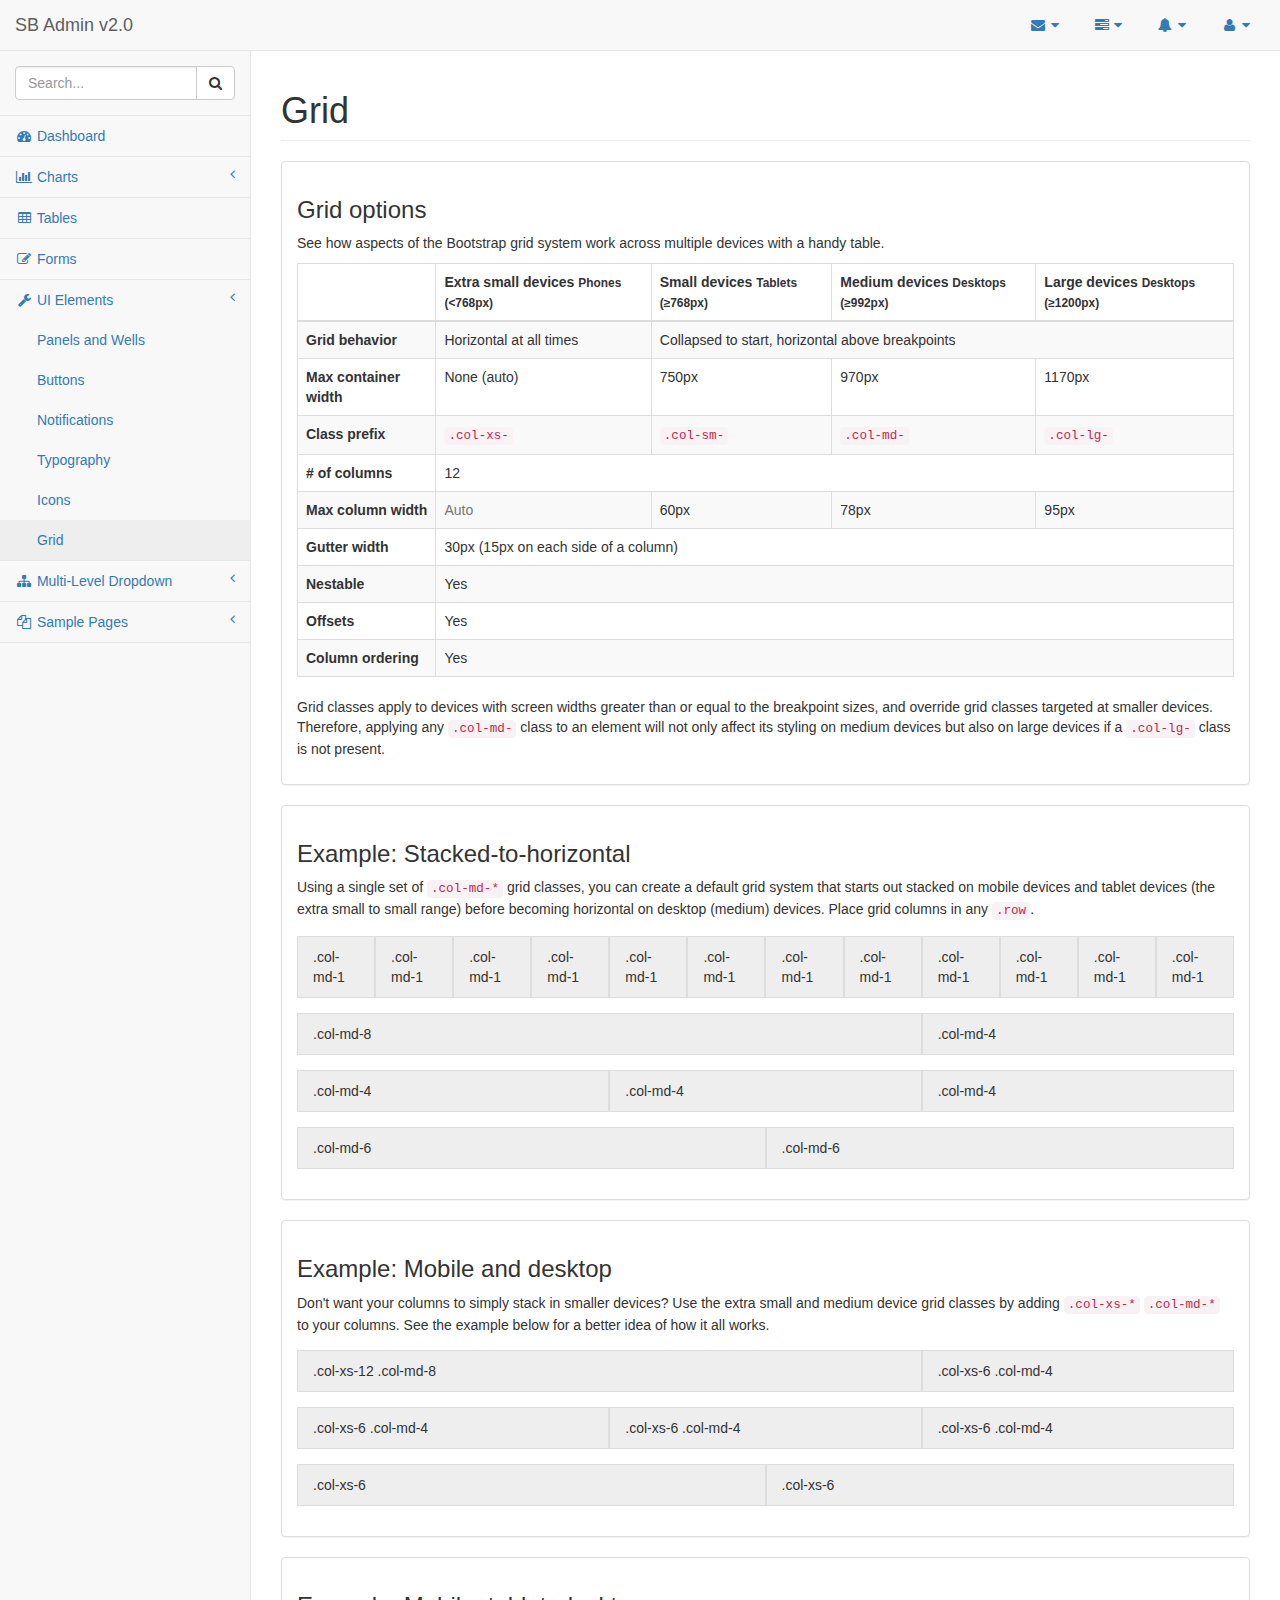
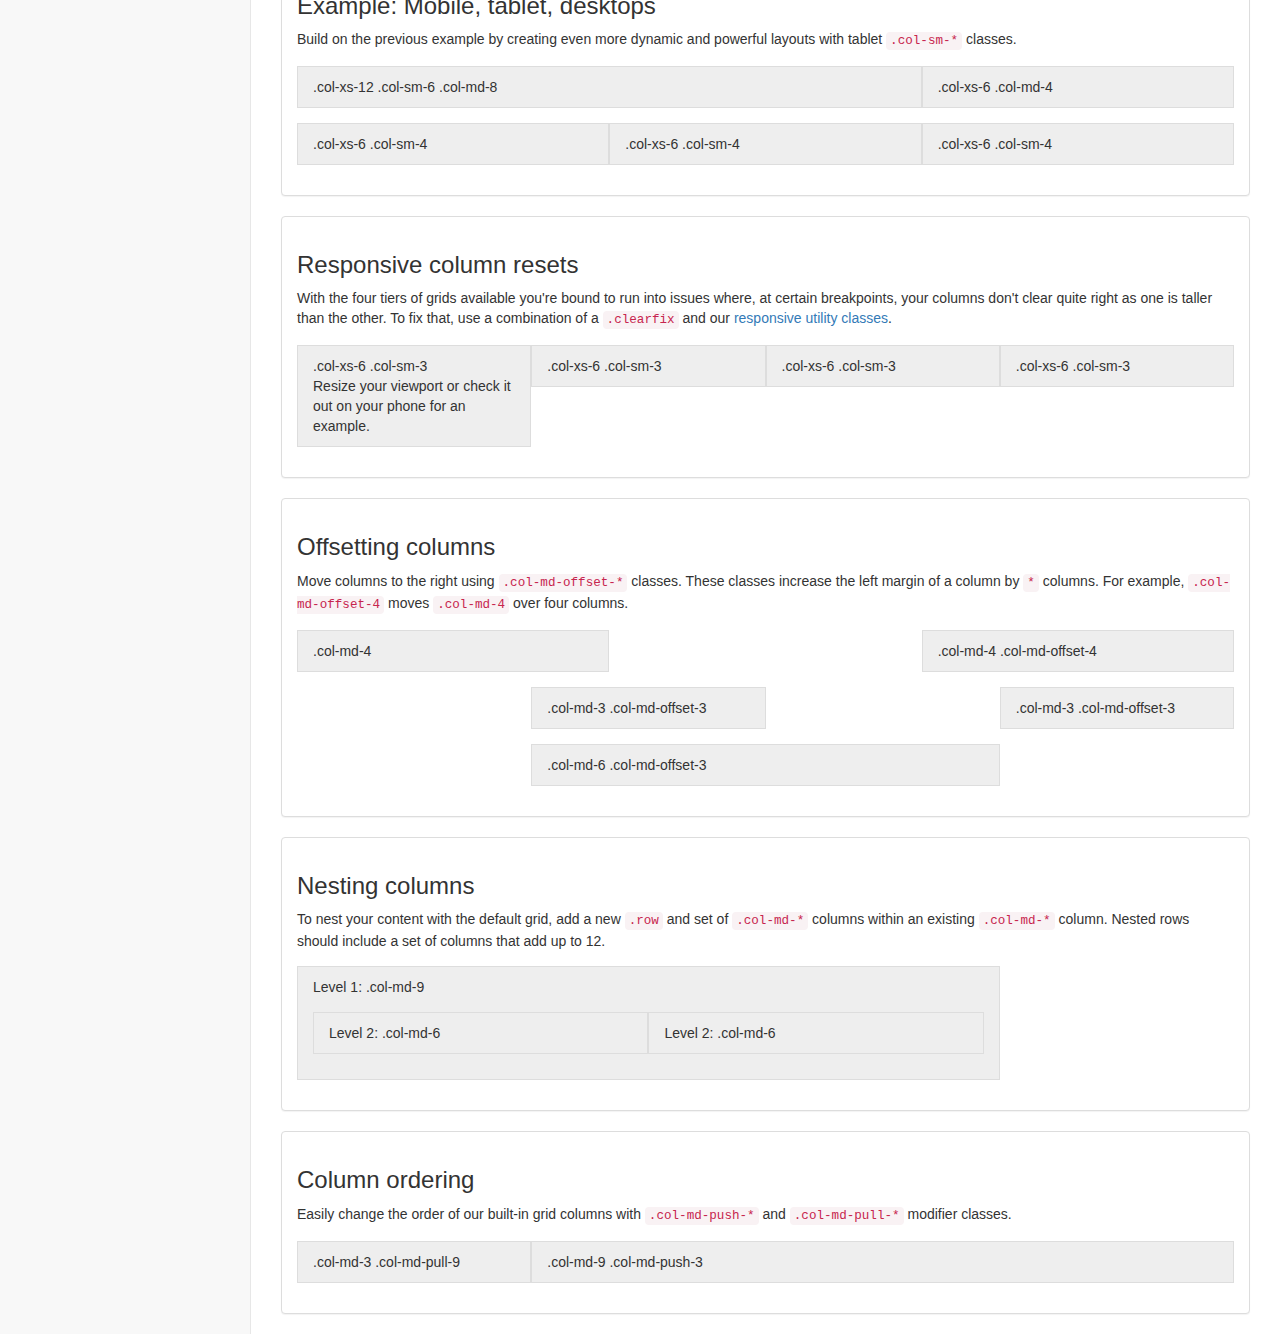
<file: src/main/resources/static/pages/grid.html>
<!DOCTYPE html>
<html lang="en">

<head>

    <meta charset="utf-8">
    <meta http-equiv="X-UA-Compatible" content="IE=edge">
    <meta name="viewport" content="width=device-width, initial-scale=1">
    <meta name="description" content="">
    <meta name="author" content="">

    <title>SB Admin 2 - Bootstrap Admin Theme</title>

    <!-- Bootstrap Core CSS -->
    <link href="../vendor/bootstrap/css/bootstrap.min.css" rel="stylesheet">

    <!-- MetisMenu CSS -->
    <link href="../vendor/metisMenu/metisMenu.min.css" rel="stylesheet">

    <!-- Custom CSS -->
    <link href="../dist/css/sb-admin-2.css" rel="stylesheet">

    <!-- Custom Fonts -->
    <link href="../vendor/font-awesome/css/font-awesome.min.css" rel="stylesheet" type="text/css">

    <!-- HTML5 Shim and Respond.js IE8 support of HTML5 elements and media queries -->
    <!-- WARNING: Respond.js doesn't work if you view the page via file:// -->
    <!--[if lt IE 9]>
        <script src="https://oss.maxcdn.com/libs/html5shiv/3.7.0/html5shiv.js"></script>
        <script src="https://oss.maxcdn.com/libs/respond.js/1.4.2/respond.min.js"></script>
    <![endif]-->

</head>

<body>

    <div id="wrapper">

        <!-- Navigation -->
        <nav class="navbar navbar-default navbar-static-top" role="navigation" style="margin-bottom: 0">
            <div class="navbar-header">
                <button type="button" class="navbar-toggle" data-toggle="collapse" data-target=".navbar-collapse">
                    <span class="sr-only">Toggle navigation</span>
                    <span class="icon-bar"></span>
                    <span class="icon-bar"></span>
                    <span class="icon-bar"></span>
                </button>
                <a class="navbar-brand" href="../index.html">SB Admin v2.0</a>
            </div>
            <!-- /.navbar-header -->

            <ul class="nav navbar-top-links navbar-right">
                <li class="dropdown">
                    <a class="dropdown-toggle" data-toggle="dropdown" href="#">
                        <i class="fa fa-envelope fa-fw"></i> <i class="fa fa-caret-down"></i>
                    </a>
                    <ul class="dropdown-menu dropdown-messages">
                        <li>
                            <a href="#">
                                <div>
                                    <strong>John Smith</strong>
                                    <span class="pull-right text-muted">
                                        <em>Yesterday</em>
                                    </span>
                                </div>
                                <div>Lorem ipsum dolor sit amet, consectetur adipiscing elit. Pellentesque eleifend...</div>
                            </a>
                        </li>
                        <li class="divider"></li>
                        <li>
                            <a href="#">
                                <div>
                                    <strong>John Smith</strong>
                                    <span class="pull-right text-muted">
                                        <em>Yesterday</em>
                                    </span>
                                </div>
                                <div>Lorem ipsum dolor sit amet, consectetur adipiscing elit. Pellentesque eleifend...</div>
                            </a>
                        </li>
                        <li class="divider"></li>
                        <li>
                            <a href="#">
                                <div>
                                    <strong>John Smith</strong>
                                    <span class="pull-right text-muted">
                                        <em>Yesterday</em>
                                    </span>
                                </div>
                                <div>Lorem ipsum dolor sit amet, consectetur adipiscing elit. Pellentesque eleifend...</div>
                            </a>
                        </li>
                        <li class="divider"></li>
                        <li>
                            <a class="text-center" href="#">
                                <strong>Read All Messages</strong>
                                <i class="fa fa-angle-right"></i>
                            </a>
                        </li>
                    </ul>
                    <!-- /.dropdown-messages -->
                </li>
                <!-- /.dropdown -->
                <li class="dropdown">
                    <a class="dropdown-toggle" data-toggle="dropdown" href="#">
                        <i class="fa fa-tasks fa-fw"></i> <i class="fa fa-caret-down"></i>
                    </a>
                    <ul class="dropdown-menu dropdown-tasks">
                        <li>
                            <a href="#">
                                <div>
                                    <p>
                                        <strong>Task 1</strong>
                                        <span class="pull-right text-muted">40% Complete</span>
                                    </p>
                                    <div class="progress progress-striped active">
                                        <div class="progress-bar progress-bar-success" role="progressbar" aria-valuenow="40" aria-valuemin="0" aria-valuemax="100" style="width: 40%">
                                            <span class="sr-only">40% Complete (success)</span>
                                        </div>
                                    </div>
                                </div>
                            </a>
                        </li>
                        <li class="divider"></li>
                        <li>
                            <a href="#">
                                <div>
                                    <p>
                                        <strong>Task 2</strong>
                                        <span class="pull-right text-muted">20% Complete</span>
                                    </p>
                                    <div class="progress progress-striped active">
                                        <div class="progress-bar progress-bar-info" role="progressbar" aria-valuenow="20" aria-valuemin="0" aria-valuemax="100" style="width: 20%">
                                            <span class="sr-only">20% Complete</span>
                                        </div>
                                    </div>
                                </div>
                            </a>
                        </li>
                        <li class="divider"></li>
                        <li>
                            <a href="#">
                                <div>
                                    <p>
                                        <strong>Task 3</strong>
                                        <span class="pull-right text-muted">60% Complete</span>
                                    </p>
                                    <div class="progress progress-striped active">
                                        <div class="progress-bar progress-bar-warning" role="progressbar" aria-valuenow="60" aria-valuemin="0" aria-valuemax="100" style="width: 60%">
                                            <span class="sr-only">60% Complete (warning)</span>
                                        </div>
                                    </div>
                                </div>
                            </a>
                        </li>
                        <li class="divider"></li>
                        <li>
                            <a href="#">
                                <div>
                                    <p>
                                        <strong>Task 4</strong>
                                        <span class="pull-right text-muted">80% Complete</span>
                                    </p>
                                    <div class="progress progress-striped active">
                                        <div class="progress-bar progress-bar-danger" role="progressbar" aria-valuenow="80" aria-valuemin="0" aria-valuemax="100" style="width: 80%">
                                            <span class="sr-only">80% Complete (danger)</span>
                                        </div>
                                    </div>
                                </div>
                            </a>
                        </li>
                        <li class="divider"></li>
                        <li>
                            <a class="text-center" href="#">
                                <strong>See All Tasks</strong>
                                <i class="fa fa-angle-right"></i>
                            </a>
                        </li>
                    </ul>
                    <!-- /.dropdown-tasks -->
                </li>
                <!-- /.dropdown -->
                <li class="dropdown">
                    <a class="dropdown-toggle" data-toggle="dropdown" href="#">
                        <i class="fa fa-bell fa-fw"></i> <i class="fa fa-caret-down"></i>
                    </a>
                    <ul class="dropdown-menu dropdown-alerts">
                        <li>
                            <a href="#">
                                <div>
                                    <i class="fa fa-comment fa-fw"></i> New Comment
                                    <span class="pull-right text-muted small">4 minutes ago</span>
                                </div>
                            </a>
                        </li>
                        <li class="divider"></li>
                        <li>
                            <a href="#">
                                <div>
                                    <i class="fa fa-twitter fa-fw"></i> 3 New Followers
                                    <span class="pull-right text-muted small">12 minutes ago</span>
                                </div>
                            </a>
                        </li>
                        <li class="divider"></li>
                        <li>
                            <a href="#">
                                <div>
                                    <i class="fa fa-envelope fa-fw"></i> Message Sent
                                    <span class="pull-right text-muted small">4 minutes ago</span>
                                </div>
                            </a>
                        </li>
                        <li class="divider"></li>
                        <li>
                            <a href="#">
                                <div>
                                    <i class="fa fa-tasks fa-fw"></i> New Task
                                    <span class="pull-right text-muted small">4 minutes ago</span>
                                </div>
                            </a>
                        </li>
                        <li class="divider"></li>
                        <li>
                            <a href="#">
                                <div>
                                    <i class="fa fa-upload fa-fw"></i> Server Rebooted
                                    <span class="pull-right text-muted small">4 minutes ago</span>
                                </div>
                            </a>
                        </li>
                        <li class="divider"></li>
                        <li>
                            <a class="text-center" href="#">
                                <strong>See All Alerts</strong>
                                <i class="fa fa-angle-right"></i>
                            </a>
                        </li>
                    </ul>
                    <!-- /.dropdown-alerts -->
                </li>
                <!-- /.dropdown -->
                <li class="dropdown">
                    <a class="dropdown-toggle" data-toggle="dropdown" href="#">
                        <i class="fa fa-user fa-fw"></i> <i class="fa fa-caret-down"></i>
                    </a>
                    <ul class="dropdown-menu dropdown-user">
                        <li><a href="#"><i class="fa fa-user fa-fw"></i> User Profile</a>
                        </li>
                        <li><a href="#"><i class="fa fa-gear fa-fw"></i> Settings</a>
                        </li>
                        <li class="divider"></li>
                        <li><a href="login.html"><i class="fa fa-sign-out fa-fw"></i> Logout</a>
                        </li>
                    </ul>
                    <!-- /.dropdown-user -->
                </li>
                <!-- /.dropdown -->
            </ul>
            <!-- /.navbar-top-links -->

            <div class="navbar-default sidebar" role="navigation">
                <div class="sidebar-nav navbar-collapse">
                    <ul class="nav" id="side-menu">
                        <li class="sidebar-search">
                            <div class="input-group custom-search-form">
                                <input type="text" class="form-control" placeholder="Search...">
                                <span class="input-group-btn">
                                <button class="btn btn-default" type="button">
                                    <i class="fa fa-search"></i>
                                </button>
                            </span>
                            </div>
                            <!-- /input-group -->
                        </li>
                        <li>
                            <a href="../index.html"><i class="fa fa-dashboard fa-fw"></i> Dashboard</a>
                        </li>
                        <li>
                            <a href="#"><i class="fa fa-bar-chart-o fa-fw"></i> Charts<span class="fa arrow"></span></a>
                            <ul class="nav nav-second-level">
                                <li>
                                    <a href="flot.html">Flot Charts</a>
                                </li>
                                <li>
                                    <a href="morris.html">Morris.js Charts</a>
                                </li>
                            </ul>
                            <!-- /.nav-second-level -->
                        </li>
                        <li>
                            <a href="tables.html"><i class="fa fa-table fa-fw"></i> Tables</a>
                        </li>
                        <li>
                            <a href="forms.html"><i class="fa fa-edit fa-fw"></i> Forms</a>
                        </li>
                        <li>
                            <a href="#"><i class="fa fa-wrench fa-fw"></i> UI Elements<span class="fa arrow"></span></a>
                            <ul class="nav nav-second-level">
                                <li>
                                    <a href="panels-wells.html">Panels and Wells</a>
                                </li>
                                <li>
                                    <a href="buttons.html">Buttons</a>
                                </li>
                                <li>
                                    <a href="notifications.html">Notifications</a>
                                </li>
                                <li>
                                    <a href="typography.html">Typography</a>
                                </li>
                                <li>
                                    <a href="icons.html"> Icons</a>
                                </li>
                                <li>
                                    <a href="grid.html">Grid</a>
                                </li>
                            </ul>
                            <!-- /.nav-second-level -->
                        </li>
                        <li>
                            <a href="#"><i class="fa fa-sitemap fa-fw"></i> Multi-Level Dropdown<span class="fa arrow"></span></a>
                            <ul class="nav nav-second-level">
                                <li>
                                    <a href="#">Second Level Item</a>
                                </li>
                                <li>
                                    <a href="#">Second Level Item</a>
                                </li>
                                <li>
                                    <a href="#">Third Level <span class="fa arrow"></span></a>
                                    <ul class="nav nav-third-level">
                                        <li>
                                            <a href="#">Third Level Item</a>
                                        </li>
                                        <li>
                                            <a href="#">Third Level Item</a>
                                        </li>
                                        <li>
                                            <a href="#">Third Level Item</a>
                                        </li>
                                        <li>
                                            <a href="#">Third Level Item</a>
                                        </li>
                                    </ul>
                                    <!-- /.nav-third-level -->
                                </li>
                            </ul>
                            <!-- /.nav-second-level -->
                        </li>
                        <li>
                            <a href="#"><i class="fa fa-files-o fa-fw"></i> Sample Pages<span class="fa arrow"></span></a>
                            <ul class="nav nav-second-level">
                                <li>
                                    <a href="blank.html">Blank Page</a>
                                </li>
                                <li>
                                    <a href="login.html">Login Page</a>
                                </li>
                            </ul>
                            <!-- /.nav-second-level -->
                        </li>
                    </ul>
                </div>
                <!-- /.sidebar-collapse -->
            </div>
            <!-- /.navbar-static-side -->
        </nav>

        <div id="page-wrapper">
            <div class="row">
                <div class="col-lg-12">
                    <h1 class="page-header">Grid</h1>
                </div>
                <!-- /.col-lg-12 -->
            </div>
            <!-- /.row -->
            <div class="row">
                <div class="col-lg-12">
                    <div class="panel panel-default">
                        <div class="panel-body">
                            <h3>Grid options</h3>
                            <p>See how aspects of the Bootstrap grid system work across multiple devices with a handy table.</p>
                            <div class="table-responsive">
                                <table class="table table-bordered table-striped">
                                    <thead>
                                        <tr>
                                            <th></th>
                                            <th>
                                                Extra small devices
                                                <small>Phones (&lt;768px)</small>
                                            </th>
                                            <th>
                                                Small devices
                                                <small>Tablets (&ge;768px)</small>
                                            </th>
                                            <th>
                                                Medium devices
                                                <small>Desktops (&ge;992px)</small>
                                            </th>
                                            <th>
                                                Large devices
                                                <small>Desktops (&ge;1200px)</small>
                                            </th>
                                        </tr>
                                    </thead>
                                    <tbody>
                                        <tr>
                                            <th>Grid behavior</th>
                                            <td>Horizontal at all times</td>
                                            <td colspan="3">Collapsed to start, horizontal above breakpoints</td>
                                        </tr>
                                        <tr>
                                            <th>Max container width</th>
                                            <td>None (auto)</td>
                                            <td>750px</td>
                                            <td>970px</td>
                                            <td>1170px</td>
                                        </tr>
                                        <tr>
                                            <th>Class prefix</th>
                                            <td>
                                                <code>.col-xs-</code>
                                            </td>
                                            <td>
                                                <code>.col-sm-</code>
                                            </td>
                                            <td>
                                                <code>.col-md-</code>
                                            </td>
                                            <td>
                                                <code>.col-lg-</code>
                                            </td>
                                        </tr>
                                        <tr>
                                            <th># of columns</th>
                                            <td colspan="4">12</td>
                                        </tr>
                                        <tr>
                                            <th>Max column width</th>
                                            <td class="text-muted">Auto</td>
                                            <td>60px</td>
                                            <td>78px</td>
                                            <td>95px</td>
                                        </tr>
                                        <tr>
                                            <th>Gutter width</th>
                                            <td colspan="4">30px (15px on each side of a column)</td>
                                        </tr>
                                        <tr>
                                            <th>Nestable</th>
                                            <td colspan="4">Yes</td>
                                        </tr>
                                        <tr>
                                            <th>Offsets</th>
                                            <td colspan="4">Yes</td>
                                        </tr>
                                        <tr>
                                            <th>Column ordering</th>
                                            <td colspan="4">Yes</td>
                                        </tr>
                                    </tbody>
                                </table>
                            </div>
                            <p>Grid classes apply to devices with screen widths greater than or equal to the breakpoint sizes, and override grid classes targeted at smaller devices. Therefore, applying any
                                <code>.col-md-</code> class to an element will not only affect its styling on medium devices but also on large devices if a
                                <code>.col-lg-</code> class is not present.</p>
                        </div>
                    </div>
                </div>
                <!-- /.col-lg-12 -->
            </div>
            <!-- /.row -->

            <div class="row">
                <div class="col-lg-12">
                    <div class="panel panel-default">
                        <div class="panel-body">
                            <h3>Example: Stacked-to-horizontal</h3>
                            <p>Using a single set of
                                <code>.col-md-*</code> grid classes, you can create a default grid system that starts out stacked on mobile devices and tablet devices (the extra small to small range) before becoming horizontal on desktop (medium) devices. Place grid columns in any
                                <code>.row</code>.</p>
                            <div class="row show-grid">
                                <div class="col-md-1">.col-md-1</div>
                                <div class="col-md-1">.col-md-1</div>
                                <div class="col-md-1">.col-md-1</div>
                                <div class="col-md-1">.col-md-1</div>
                                <div class="col-md-1">.col-md-1</div>
                                <div class="col-md-1">.col-md-1</div>
                                <div class="col-md-1">.col-md-1</div>
                                <div class="col-md-1">.col-md-1</div>
                                <div class="col-md-1">.col-md-1</div>
                                <div class="col-md-1">.col-md-1</div>
                                <div class="col-md-1">.col-md-1</div>
                                <div class="col-md-1">.col-md-1</div>
                            </div>
                            <div class="row show-grid">
                                <div class="col-md-8">.col-md-8</div>
                                <div class="col-md-4">.col-md-4</div>
                            </div>
                            <div class="row show-grid">
                                <div class="col-md-4">.col-md-4</div>
                                <div class="col-md-4">.col-md-4</div>
                                <div class="col-md-4">.col-md-4</div>
                            </div>
                            <div class="row show-grid">
                                <div class="col-md-6">.col-md-6</div>
                                <div class="col-md-6">.col-md-6</div>
                            </div>
                        </div>
                    </div>
                </div>
                <!-- /.col-lg-12 -->
            </div>
            <!-- /.row -->

            <div class="row">
                <div class="col-lg-12">
                    <div class="panel panel-default">
                        <div class="panel-body">
                            <h3>Example: Mobile and desktop</h3>
                            <p>Don't want your columns to simply stack in smaller devices? Use the extra small and medium device grid classes by adding
                                <code>.col-xs-*</code>
                                <code>.col-md-*</code> to your columns. See the example below for a better idea of how it all works.</p>
                            <div class="row show-grid">
                                <div class="col-xs-12 col-md-8">.col-xs-12 .col-md-8</div>
                                <div class="col-xs-6 col-md-4">.col-xs-6 .col-md-4</div>
                            </div>
                            <div class="row show-grid">
                                <div class="col-xs-6 col-md-4">.col-xs-6 .col-md-4</div>
                                <div class="col-xs-6 col-md-4">.col-xs-6 .col-md-4</div>
                                <div class="col-xs-6 col-md-4">.col-xs-6 .col-md-4</div>
                            </div>
                            <div class="row show-grid">
                                <div class="col-xs-6">.col-xs-6</div>
                                <div class="col-xs-6">.col-xs-6</div>
                            </div>
                        </div>
                    </div>
                </div>
                <!-- /.col-lg-12 -->
            </div>
            <!-- /.row -->

            <div class="row">
                <div class="col-lg-12">
                    <div class="panel panel-default">
                        <div class="panel-body">
                            <h3>Example: Mobile, tablet, desktops</h3>
                            <p>Build on the previous example by creating even more dynamic and powerful layouts with tablet
                                <code>.col-sm-*</code> classes.</p>
                            <div class="row show-grid">
                                <div class="col-xs-12 col-sm-6 col-md-8">.col-xs-12 .col-sm-6 .col-md-8</div>
                                <div class="col-xs-6 col-md-4">.col-xs-6 .col-md-4</div>
                            </div>
                            <div class="row show-grid">
                                <div class="col-xs-6 col-sm-4">.col-xs-6 .col-sm-4</div>
                                <div class="col-xs-6 col-sm-4">.col-xs-6 .col-sm-4</div>
                                <!-- Optional: clear the XS cols if their content doesn't match in height -->
                                <div class="clearfix visible-xs"></div>
                                <div class="col-xs-6 col-sm-4">.col-xs-6 .col-sm-4</div>
                            </div>
                        </div>
                    </div>
                </div>
                <!-- /.col-lg-12 -->
            </div>
            <!-- /.row -->

            <div class="row">
                <div class="col-lg-12">
                    <div class="panel panel-default">
                        <div class="panel-body">
                            <h3 id="grid-responsive-resets">Responsive column resets</h3>
                            <p>With the four tiers of grids available you're bound to run into issues where, at certain breakpoints, your columns don't clear quite right as one is taller than the other. To fix that, use a combination of a
                                <code>.clearfix</code> and our <a href="#responsive-utilities">responsive utility classes</a>.</p>
                            <div class="row show-grid">
                                <div class="col-xs-6 col-sm-3">
                                    .col-xs-6 .col-sm-3
                                    <br>Resize your viewport or check it out on your phone for an example.
                                </div>
                                <div class="col-xs-6 col-sm-3">.col-xs-6 .col-sm-3</div>

                                <!-- Add the extra clearfix for only the required viewport -->
                                <div class="clearfix visible-xs"></div>

                                <div class="col-xs-6 col-sm-3">.col-xs-6 .col-sm-3</div>
                                <div class="col-xs-6 col-sm-3">.col-xs-6 .col-sm-3</div>
                            </div>
                        </div>
                    </div>
                </div>
                <!-- /.col-lg-12 -->
            </div>
            <!-- /.row -->

            <div class="row">
                <div class="col-lg-12">
                    <div class="panel panel-default">
                        <div class="panel-body">
                            <h3 id="grid-offsetting">Offsetting columns</h3>
                            <p>Move columns to the right using
                                <code>.col-md-offset-*</code> classes. These classes increase the left margin of a column by
                                <code>*</code> columns. For example,
                                <code>.col-md-offset-4</code> moves
                                <code>.col-md-4</code> over four columns.</p>
                            <div class="row show-grid">
                                <div class="col-md-4">.col-md-4</div>
                                <div class="col-md-4 col-md-offset-4">.col-md-4 .col-md-offset-4</div>
                            </div>
                            <div class="row show-grid">
                                <div class="col-md-3 col-md-offset-3">.col-md-3 .col-md-offset-3</div>
                                <div class="col-md-3 col-md-offset-3">.col-md-3 .col-md-offset-3</div>
                            </div>
                            <div class="row show-grid">
                                <div class="col-md-6 col-md-offset-3">.col-md-6 .col-md-offset-3</div>
                            </div>
                        </div>
                    </div>
                </div>
                <!-- /.col-lg-12 -->
            </div>
            <!-- /.row -->

            <div class="row">
                <div class="col-lg-12">
                    <div class="panel panel-default">
                        <div class="panel-body">
                            <h3 id="grid-nesting">Nesting columns</h3>
                            <p>To nest your content with the default grid, add a new
                                <code>.row</code> and set of
                                <code>.col-md-*</code> columns within an existing
                                <code>.col-md-*</code> column. Nested rows should include a set of columns that add up to 12.</p>
                            <div class="row show-grid">
                                <div class="col-md-9">
                                    Level 1: .col-md-9
                                    <div class="row show-grid">
                                        <div class="col-md-6">
                                            Level 2: .col-md-6
                                        </div>
                                        <div class="col-md-6">
                                            Level 2: .col-md-6
                                        </div>
                                    </div>
                                </div>
                            </div>
                        </div>
                    </div>
                </div>
                <!-- /.col-lg-12 -->
            </div>
            <!-- /.row -->

            <div class="row">
                <div class="col-lg-12">
                    <div class="panel panel-default">
                        <div class="panel-body">
                            <h3 id="grid-column-ordering">Column ordering</h3>
                            <p>Easily change the order of our built-in grid columns with
                                <code>.col-md-push-*</code> and
                                <code>.col-md-pull-*</code> modifier classes.</p>
                            <div class="row show-grid">
                                <div class="col-md-9 col-md-push-3">.col-md-9 .col-md-push-3</div>
                                <div class="col-md-3 col-md-pull-9">.col-md-3 .col-md-pull-9</div>
                            </div>
                        </div>
                    </div>
                </div>
                <!-- /.col-lg-12 -->
            </div>
            <!-- /.row -->

        </div>
        <!-- /#page-wrapper -->

    </div>
    <!-- /#wrapper -->

    <!-- jQuery -->
    <script src="../vendor/jquery/jquery.min.js"></script>

    <!-- Bootstrap Core JavaScript -->
    <script src="../vendor/bootstrap/js/bootstrap.min.js"></script>

    <!-- Metis Menu Plugin JavaScript -->
    <script src="../vendor/metisMenu/metisMenu.min.js"></script>

    <!-- Custom Theme JavaScript -->
    <script src="../dist/js/sb-admin-2.js"></script>

</body>

</html>
</file>
<file: src/main/resources/static/vendor/morrisjs/morris.css>
.morris-hover{position:absolute;z-index:1000}.morris-hover.morris-default-style{border-radius:10px;padding:6px;color:#666;background:rgba(255,255,255,0.8);border:solid 2px rgba(230,230,230,0.8);font-family:sans-serif;font-size:12px;text-align:center}.morris-hover.morris-default-style .morris-hover-row-label{font-weight:bold;margin:0.25em 0}
.morris-hover.morris-default-style .morris-hover-point{white-space:nowrap;margin:0.1em 0}
</file>
<file: src/main/resources/static/vendor/metisMenu/metisMenu.min.css>
/*
 * metismenu - v1.1.3
 * Easy menu jQuery plugin for Twitter Bootstrap 3
 * https://github.com/onokumus/metisMenu
 *
 * Made by Osman Nuri Okumus
 * Under MIT License
 */

.arrow{float:right;line-height:1.42857}.glyphicon.arrow:before{content:"\e079"}.active>a>.glyphicon.arrow:before{content:"\e114"}.fa.arrow:before{content:"\f104"}.active>a>.fa.arrow:before{content:"\f107"}.plus-times{float:right}.fa.plus-times:before{content:"\f067"}.active>a>.fa.plus-times{filter:progid:DXImageTransform.Microsoft.BasicImage(rotation=1);-webkit-transform:rotate(45deg);-moz-transform:rotate(45deg);-ms-transform:rotate(45deg);-o-transform:rotate(45deg);transform:rotate(45deg)}.plus-minus{float:right}.fa.plus-minus:before{content:"\f067"}.active>a>.fa.plus-minus:before{content:"\f068"}
</file>
<file: src/main/resources/static/dist/css/sb-admin-2.css>
/*!
 * Start Bootstrap - SB Admin 2 v3.3.7+1 (http://startbootstrap.com/template-overviews/sb-admin-2)
 * Copyright 2013-2016 Start Bootstrap
 * Licensed under MIT (https://github.com/BlackrockDigital/startbootstrap/blob/gh-pages/LICENSE)
 */
body {
  background-color: #f8f8f8;
}
#wrapper {
  width: 100%;
}
#page-wrapper {
  padding: 0 15px;
  min-height: 568px;
  background-color: white;
}
@media (min-width: 768px) {
  #page-wrapper {
    position: inherit;
    margin: 0 0 0 250px;
    padding: 0 30px;
    border-left: 1px solid #e7e7e7;
  }
}
.navbar-top-links {
  margin-right: 0;
}
.navbar-top-links li {
  display: inline-block;
}
.navbar-top-links li:last-child {
  margin-right: 15px;
}
.navbar-top-links li a {
  padding: 15px;
  min-height: 50px;
}
.navbar-top-links .dropdown-menu li {
  display: block;
}
.navbar-top-links .dropdown-menu li:last-child {
  margin-right: 0;
}
.navbar-top-links .dropdown-menu li a {
  padding: 3px 20px;
  min-height: 0;
}
.navbar-top-links .dropdown-menu li a div {
  white-space: normal;
}
.navbar-top-links .dropdown-messages,
.navbar-top-links .dropdown-tasks,
.navbar-top-links .dropdown-alerts {
  width: 310px;
  min-width: 0;
}
.navbar-top-links .dropdown-messages {
  margin-left: 5px;
}
.navbar-top-links .dropdown-tasks {
  margin-left: -59px;
}
.navbar-top-links .dropdown-alerts {
  margin-left: -123px;
}
.navbar-top-links .dropdown-user {
  right: 0;
  left: auto;
}
.sidebar .sidebar-nav.navbar-collapse {
  padding-left: 0;
  padding-right: 0;
}
.sidebar .sidebar-search {
  padding: 15px;
}
.sidebar ul li {
  border-bottom: 1px solid #e7e7e7;
}
.sidebar ul li a.active {
  background-color: #eeeeee;
}
.sidebar .arrow {
  float: right;
}
.sidebar .fa.arrow:before {
  content: "\f104";
}
.sidebar .active > a > .fa.arrow:before {
  content: "\f107";
}
.sidebar .nav-second-level li,
.sidebar .nav-third-level li {
  border-bottom: none !important;
}
.sidebar .nav-second-level li a {
  padding-left: 37px;
}
.sidebar .nav-third-level li a {
  padding-left: 52px;
}
@media (min-width: 768px) {
  .sidebar {
    z-index: 1;
    position: absolute;
    width: 250px;
    margin-top: 51px;
  }
  .navbar-top-links .dropdown-messages,
  .navbar-top-links .dropdown-tasks,
  .navbar-top-links .dropdown-alerts {
    margin-left: auto;
  }
}
.btn-outline {
  color: inherit;
  background-color: transparent;
  transition: all .5s;
}
.btn-primary.btn-outline {
  color: #428bca;
}
.btn-success.btn-outline {
  color: #5cb85c;
}
.btn-info.btn-outline {
  color: #5bc0de;
}
.btn-warning.btn-outline {
  color: #f0ad4e;
}
.btn-danger.btn-outline {
  color: #d9534f;
}
.btn-primary.btn-outline:hover,
.btn-success.btn-outline:hover,
.btn-info.btn-outline:hover,
.btn-warning.btn-outline:hover,
.btn-danger.btn-outline:hover {
  color: white;
}
.chat {
  margin: 0;
  padding: 0;
  list-style: none;
}
.chat li {
  margin-bottom: 10px;
  padding-bottom: 5px;
  border-bottom: 1px dotted #999999;
}
.chat li.left .chat-body {
  margin-left: 60px;
}
.chat li.right .chat-body {
  margin-right: 60px;
}
.chat li .chat-body p {
  margin: 0;
}
.panel .slidedown .glyphicon,
.chat .glyphicon {
  margin-right: 5px;
}
.chat-panel .panel-body {
  height: 350px;
  overflow-y: scroll;
}
.login-panel {
  margin-top: 25%;
}
.flot-chart {
  display: block;
  height: 400px;
}
.flot-chart-content {
  width: 100%;
  height: 100%;
}
table.dataTable thead .sorting,
table.dataTable thead .sorting_asc,
table.dataTable thead .sorting_desc,
table.dataTable thead .sorting_asc_disabled,
table.dataTable thead .sorting_desc_disabled {
  background: transparent;
}
table.dataTable thead .sorting_asc:after {
  content: "\f0de";
  float: right;
  font-family: fontawesome;
}
table.dataTable thead .sorting_desc:after {
  content: "\f0dd";
  float: right;
  font-family: fontawesome;
}
table.dataTable thead .sorting:after {
  content: "\f0dc";
  float: right;
  font-family: fontawesome;
  color: rgba(50, 50, 50, 0.5);
}
.btn-circle {
  width: 30px;
  height: 30px;
  padding: 6px 0;
  border-radius: 15px;
  text-align: center;
  font-size: 12px;
  line-height: 1.428571429;
}
.btn-circle.btn-lg {
  width: 50px;
  height: 50px;
  padding: 10px 16px;
  border-radius: 25px;
  font-size: 18px;
  line-height: 1.33;
}
.btn-circle.btn-xl {
  width: 70px;
  height: 70px;
  padding: 10px 16px;
  border-radius: 35px;
  font-size: 24px;
  line-height: 1.33;
}
.show-grid [class^="col-"] {
  padding-top: 10px;
  padding-bottom: 10px;
  border: 1px solid #ddd;
  background-color: #eee !important;
}
.show-grid {
  margin: 15px 0;
}
.huge {
  font-size: 40px;
}
.panel-green {
  border-color: #5cb85c;
}
.panel-green > .panel-heading {
  border-color: #5cb85c;
  color: white;
  background-color: #5cb85c;
}
.panel-green > a {
  color: #5cb85c;
}
.panel-green > a:hover {
  color: #3d8b3d;
}
.panel-red {
  border-color: #d9534f;
}
.panel-red > .panel-heading {
  border-color: #d9534f;
  color: white;
  background-color: #d9534f;
}
.panel-red > a {
  color: #d9534f;
}
.panel-red > a:hover {
  color: #b52b27;
}
.panel-yellow {
  border-color: #f0ad4e;
}
.panel-yellow > .panel-heading {
  border-color: #f0ad4e;
  color: white;
  background-color: #f0ad4e;
}
.panel-yellow > a {
  color: #f0ad4e;
}
.panel-yellow > a:hover {
  color: #df8a13;
}
.timeline {
  position: relative;
  padding: 20px 0 20px;
  list-style: none;
}
.timeline:before {
  content: " ";
  position: absolute;
  top: 0;
  bottom: 0;
  left: 50%;
  width: 3px;
  margin-left: -1.5px;
  background-color: #eeeeee;
}
.timeline > li {
  position: relative;
  margin-bottom: 20px;
}
.timeline > li:before,
.timeline > li:after {
  content: " ";
  display: table;
}
.timeline > li:after {
  clear: both;
}
.timeline > li:before,
.timeline > li:after {
  content: " ";
  display: table;
}
.timeline > li:after {
  clear: both;
}
.timeline > li > .timeline-panel {
  float: left;
  position: relative;
  width: 46%;
  padding: 20px;
  border: 1px solid #d4d4d4;
  border-radius: 2px;
  -webkit-box-shadow: 0 1px 6px rgba(0, 0, 0, 0.175);
  box-shadow: 0 1px 6px rgba(0, 0, 0, 0.175);
}
.timeline > li > .timeline-panel:before {
  content: " ";
  display: inline-block;
  position: absolute;
  top: 26px;
  right: -15px;
  border-top: 15px solid transparent;
  border-right: 0 solid #ccc;
  border-bottom: 15px solid transparent;
  border-left: 15px solid #ccc;
}
.timeline > li > .timeline-panel:after {
  content: " ";
  display: inline-block;
  position: absolute;
  top: 27px;
  right: -14px;
  border-top: 14px solid transparent;
  border-right: 0 solid #fff;
  border-bottom: 14px solid transparent;
  border-left: 14px solid #fff;
}
.timeline > li > .timeline-badge {
  z-index: 100;
  position: absolute;
  top: 16px;
  left: 50%;
  width: 50px;
  height: 50px;
  margin-left: -25px;
  border-radius: 50% 50% 50% 50%;
  text-align: center;
  font-size: 1.4em;
  line-height: 50px;
  color: #fff;
  background-color: #999999;
}
.timeline > li.timeline-inverted > .timeline-panel {
  float: right;
}
.timeline > li.timeline-inverted > .timeline-panel:before {
  right: auto;
  left: -15px;
  border-right-width: 15px;
  border-left-width: 0;
}
.timeline > li.timeline-inverted > .timeline-panel:after {
  right: auto;
  left: -14px;
  border-right-width: 14px;
  border-left-width: 0;
}
.timeline-badge.primary {
  background-color: #2e6da4 !important;
}
.timeline-badge.success {
  background-color: #3f903f !important;
}
.timeline-badge.warning {
  background-color: #f0ad4e !important;
}
.timeline-badge.danger {
  background-color: #d9534f !important;
}
.timeline-badge.info {
  background-color: #5bc0de !important;
}
.timeline-title {
  margin-top: 0;
  color: inherit;
}
.timeline-body > p,
.timeline-body > ul {
  margin-bottom: 0;
}
.timeline-body > p + p {
  margin-top: 5px;
}
@media (max-width: 767px) {
  ul.timeline:before {
    left: 40px;
  }
  ul.timeline > li > .timeline-panel {
    width: calc(10%);
    width: -moz-calc(10%);
    width: -webkit-calc(10%);
  }
  ul.timeline > li > .timeline-badge {
    top: 16px;
    left: 15px;
    margin-left: 0;
  }
  ul.timeline > li > .timeline-panel {
    float: right;
  }
  ul.timeline > li > .timeline-panel:before {
    right: auto;
    left: -15px;
    border-right-width: 15px;
    border-left-width: 0;
  }
  ul.timeline > li > .timeline-panel:after {
    right: auto;
    left: -14px;
    border-right-width: 14px;
    border-left-width: 0;
  }
}
</file>
